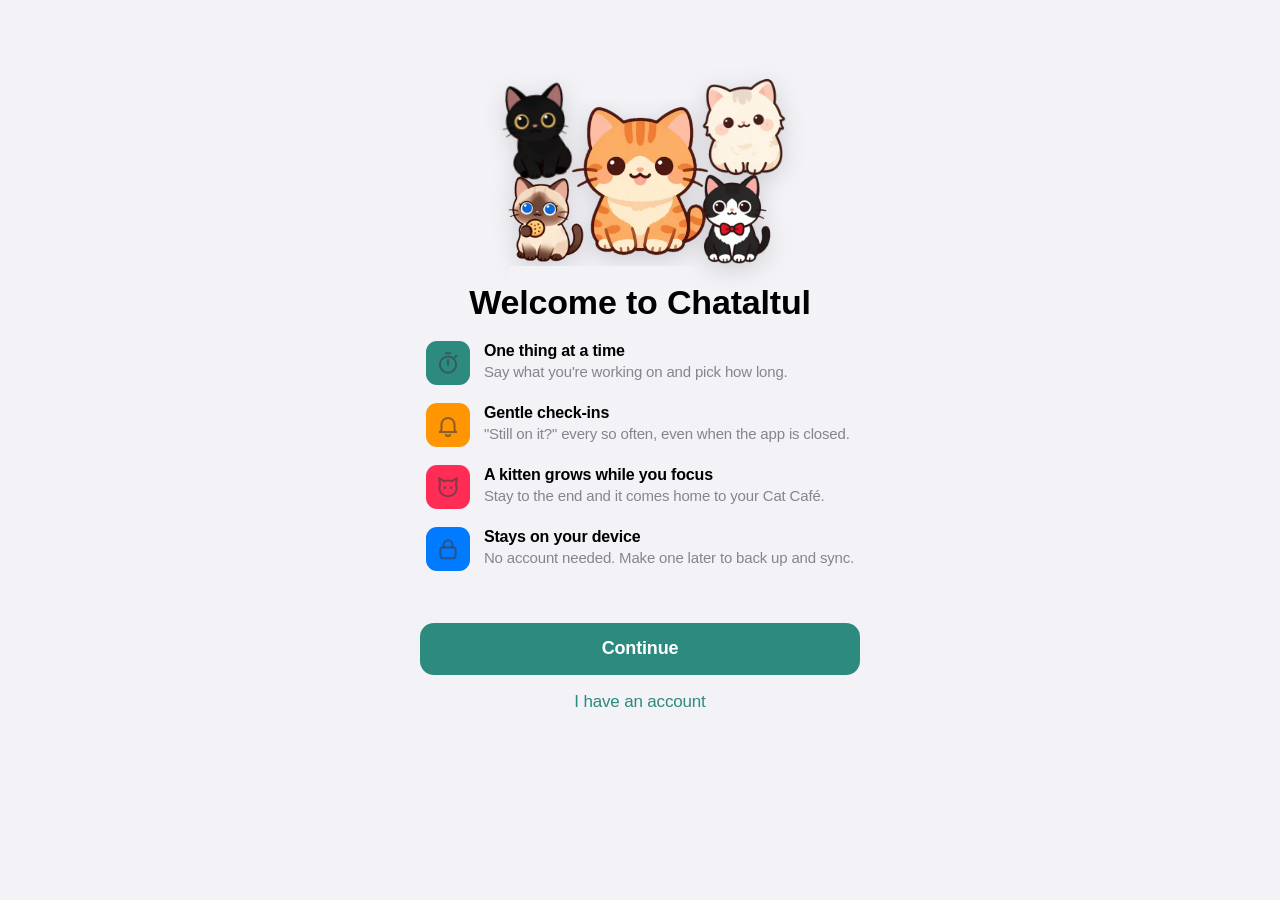
<file: web/index.html>
<!doctype html>
<html lang="en">
<head>
<meta charset="utf-8">
<meta name="viewport" content="width=device-width, initial-scale=1, viewport-fit=cover">
<meta name="robots" content="noindex, nofollow">
<title>Chataltul</title>
<meta name="theme-color" content="#f2f2f7" media="(prefers-color-scheme: light)">
<meta name="theme-color" content="#000000" media="(prefers-color-scheme: dark)">
<meta name="mobile-web-app-capable" content="yes">
<meta name="apple-mobile-web-app-capable" content="yes">
<meta name="apple-mobile-web-app-title" content="Chataltul">
<meta name="apple-mobile-web-app-status-bar-style" content="default">
<link rel="manifest" href="manifest.webmanifest">
<link rel="icon" type="image/svg+xml" href="icons/kavana-favicon.svg">
<link rel="icon" type="image/png" sizes="32x32" href="icons/kavana-favicon-32.png">
<link rel="apple-touch-icon" href="icons/kavana-apple-touch.png">
<link rel="stylesheet" href="style.css">
<script src="lines.js" defer></script>
<script src="engine.js" defer></script>
<script src="cats.js" defer></script>
<script src="sounds.js" defer></script>
<script src="warp.js" defer></script>
<script src="cafe3d.js" defer></script>
<script src="news.js" defer></script>
<script src="data.js" defer></script>
<script src="app.js" defer></script>
</head>
<body>
<!-- Icons, drawn in the spirit of SF Symbols. -->
<svg width="0" height="0" class="sprite" aria-hidden="true">
  <symbol id="i-focus" viewBox="0 0 24 24"><g fill="none" stroke="currentColor" stroke-width="1.9" stroke-linecap="round"><circle cx="12" cy="13.5" r="7.5"/><path d="M12 13.5V9.5M10 3h4M18.5 6.5l1.2-1.2"/></g></symbol>
  <symbol id="i-later" viewBox="0 0 24 24"><g fill="none" stroke="currentColor" stroke-width="1.9" stroke-linecap="round"><path d="M9.5 6.5H20M9.5 12H20M9.5 17.5H20"/></g><g fill="currentColor"><circle cx="5" cy="6.5" r="1.6"/><circle cx="5" cy="12" r="1.6"/><circle cx="5" cy="17.5" r="1.6"/></g></symbol>
  <symbol id="i-history" viewBox="0 0 24 24"><g fill="none" stroke="currentColor" stroke-width="1.9" stroke-linecap="round" stroke-linejoin="round"><path d="M4 12a8 8 0 1 0 2.3-5.6"/><path d="M3.5 3.8v3.7h3.7"/><path d="M12 8v4.4l3 1.8"/></g></symbol>
  <symbol id="i-cat" viewBox="0 0 24 24"><g fill="none" stroke="currentColor" stroke-width="1.9" stroke-linejoin="round"><path d="M4.6 10.2 4 3.8l4.5 3a9.2 9.2 0 0 1 7 0l4.5-3-.6 6.4c.4.9.6 1.9.6 2.9 0 4.4-3.6 7.4-8 7.4s-8-3-8-7.4c0-1 .2-2 .6-2.9Z"/></g><g fill="currentColor"><circle cx="9" cy="12.6" r="1.3"/><circle cx="15" cy="12.6" r="1.3"/></g></symbol>
  <symbol id="i-settings" viewBox="0 0 24 24"><g fill="none" stroke="currentColor" stroke-width="1.9" stroke-linecap="round"><path d="M4 7h10M18 7h2M4 12h3M11 12h9M4 17h12M20 17h0"/><circle cx="16" cy="7" r="2"/><circle cx="9" cy="12" r="2"/><circle cx="18" cy="17" r="2"/></g></symbol>
  <symbol id="i-plus" viewBox="0 0 24 24"><path d="M12 5v14M5 12h14" fill="none" stroke="currentColor" stroke-width="2.2" stroke-linecap="round"/></symbol>
  <symbol id="i-play" viewBox="0 0 24 24"><path d="M8 5.3v13.4c0 .7.8 1.2 1.4.8l10.4-6.7a1 1 0 0 0 0-1.6L9.4 4.5C8.8 4.1 8 4.6 8 5.3Z" fill="currentColor"/></symbol>
  <symbol id="i-pause" viewBox="0 0 24 24"><rect x="6.5" y="5" width="4" height="14" rx="1.2" fill="currentColor"/><rect x="13.5" y="5" width="4" height="14" rx="1.2" fill="currentColor"/></symbol>
  <symbol id="i-bell" viewBox="0 0 24 24"><g fill="none" stroke="currentColor" stroke-width="1.9" stroke-linejoin="round" stroke-linecap="round"><path d="M6 16.5v-5a6 6 0 1 1 12 0v5l1.6 2H4.4Z"/><path d="M10 21a2.2 2.2 0 0 0 4 0"/></g></symbol>
  <symbol id="i-sound" viewBox="0 0 24 24"><g fill="none" stroke="currentColor" stroke-width="1.9" stroke-linejoin="round" stroke-linecap="round"><path d="M4 9.5h3.5L12 5.5v13l-4.5-4H4Z"/><path d="M15.5 9a4 4 0 0 1 0 6M18.2 6.5a7.6 7.6 0 0 1 0 11"/></g></symbol>
  <symbol id="i-sun" viewBox="0 0 24 24"><g fill="none" stroke="currentColor" stroke-width="1.9" stroke-linecap="round"><circle cx="12" cy="12" r="4"/><path d="M12 2.8v2M12 19.2v2M2.8 12h2M19.2 12h2M5.5 5.5l1.4 1.4M17.1 17.1l1.4 1.4M5.5 18.5l1.4-1.4M17.1 6.9l1.4-1.4"/></g></symbol>
  <symbol id="i-disk" viewBox="0 0 24 24"><circle cx="12" cy="12" r="8.5" fill="none" stroke="currentColor" stroke-width="1.9"/><path d="M12 3.5v8.5h8.5A8.5 8.5 0 0 0 12 3.5Z" fill="currentColor"/></symbol>
  <symbol id="i-park" viewBox="0 0 24 24"><g fill="none" stroke="currentColor" stroke-width="1.9" stroke-linejoin="round" stroke-linecap="round"><path d="M14 4.5H6.5A2.5 2.5 0 0 0 4 7v10.5A2.5 2.5 0 0 0 6.5 20H17a2.5 2.5 0 0 0 2.5-2.5V10"/><path d="M18.4 3.6a1.9 1.9 0 0 1 2.7 2.7L13 14.4l-3.6.9.9-3.6Z"/></g></symbol>
  <symbol id="i-chevron" viewBox="0 0 24 24"><path d="m9.5 5.5 6.5 6.5-6.5 6.5" fill="none" stroke="currentColor" stroke-width="2.2" stroke-linecap="round" stroke-linejoin="round"/></symbol>
  <symbol id="i-back" viewBox="0 0 24 24"><path d="m15 4.5-7.5 7.5 7.5 7.5" fill="none" stroke="currentColor" stroke-width="2.4" stroke-linecap="round" stroke-linejoin="round"/></symbol>
  <symbol id="i-person" viewBox="0 0 24 24"><g fill="currentColor"><circle cx="12" cy="8" r="4"/><path d="M4 20.5c.6-4 4-6.5 8-6.5s7.4 2.5 8 6.5Z"/></g></symbol>
  <symbol id="i-people" viewBox="0 0 24 24"><g fill="currentColor"><circle cx="9" cy="8.5" r="3.5"/><path d="M2.5 19.5c.5-3.6 3.2-5.6 6.5-5.6s6 2 6.5 5.6Z"/><circle cx="16.5" cy="7.5" r="3" opacity=".75"/><path d="M15.7 13c3.2-.2 5.6 1.8 6 5h-4.2c-.3-1.9-1-3.6-1.8-5Z" opacity=".75"/></g></symbol>
  <symbol id="i-lock" viewBox="0 0 24 24"><g fill="none" stroke="currentColor" stroke-width="1.9"><rect x="5" y="10.5" width="14" height="10" rx="2.5"/><path d="M8 10.5V8a4 4 0 0 1 8 0v2.5"/></g></symbol>
  <symbol id="i-wind" viewBox="0 0 24 24"><g fill="none" stroke="currentColor" stroke-width="1.9" stroke-linecap="round"><path d="M3 9h11a3 3 0 1 0-3-3M3 15h14a3 3 0 1 1-3 3M3 12h7"/></g></symbol>
  <symbol id="i-cup" viewBox="0 0 24 24"><g fill="none" stroke="currentColor" stroke-width="1.9" stroke-linejoin="round" stroke-linecap="round"><path d="M5 9h11v5a5 5 0 0 1-5 5h-1a5 5 0 0 1-5-5Z"/><path d="M16 10.5h1.6a2.4 2.4 0 0 1 0 4.8H16M8.5 3.5v2.5M12 3.5v2.5"/></g></symbol>
  <symbol id="i-paw" viewBox="0 0 24 24"><g fill="currentColor"><ellipse cx="6" cy="10" rx="2.2" ry="2.8"/><ellipse cx="10" cy="6" rx="2.2" ry="2.8"/><ellipse cx="14.5" cy="6" rx="2.2" ry="2.8"/><ellipse cx="18.5" cy="10" rx="2.2" ry="2.8"/><path d="M12.2 11.5c-3 0-6 3.6-6 6 0 1.7 1.4 2.5 2.8 2.5 1.2 0 2-.6 3.2-.6s2 .6 3.2.6c1.4 0 2.8-.8 2.8-2.5 0-2.4-3-6-6-6Z"/></g></symbol>
  <symbol id="i-share" viewBox="0 0 24 24"><g fill="none" stroke="currentColor" stroke-width="1.9" stroke-linecap="round" stroke-linejoin="round"><path d="M12 3v12M7.5 7.5 12 3l4.5 4.5M6 11H5v10h14V11h-1"/></g></symbol>
  <symbol id="i-check" viewBox="0 0 24 24"><path d="m5 12.5 4.5 4.5L19 7" fill="none" stroke="currentColor" stroke-width="2.4" stroke-linecap="round" stroke-linejoin="round"/></symbol>
  <symbol id="i-target" viewBox="0 0 24 24"><g fill="none" stroke="currentColor" stroke-width="1.9"><circle cx="12" cy="12" r="8.5"/><circle cx="12" cy="12" r="4.5"/></g><circle cx="12" cy="12" r="1.5" fill="currentColor"/></symbol>
  <symbol id="i-chart" viewBox="0 0 24 24"><g fill="currentColor"><rect x="4" y="12" width="3.5" height="8" rx="1"/><rect x="10.25" y="7" width="3.5" height="13" rx="1"/><rect x="16.5" y="4" width="3.5" height="16" rx="1"/></g></symbol>
  <symbol id="i-chime" viewBox="0 0 24 24"><g fill="none" stroke="currentColor" stroke-width="1.9" stroke-linecap="round" stroke-linejoin="round"><path d="M9 18V5.5l11-2V16"/><circle cx="6.5" cy="18" r="2.5"/><circle cx="17.5" cy="16" r="2.5"/></g></symbol>
  <symbol id="i-code" viewBox="0 0 24 24"><g fill="none" stroke="currentColor" stroke-width="1.9" stroke-linecap="round" stroke-linejoin="round"><path d="m8 7-5 5 5 5M16 7l5 5-5 5"/></g></symbol>
  <symbol id="i-sparkle" viewBox="0 0 24 24"><path d="M12 2.5c.6 4.6 2.3 6.9 7 7.5-4.7.6-6.4 2.9-7 7.5-.6-4.6-2.3-6.9-7-7.5 4.7-.6 6.4-2.9 7-7.5ZM19 15.5c.3 2 1 3 3 3.2-2 .3-2.7 1.2-3 3.3-.3-2.1-1-3-3-3.3 2-.2 2.7-1.2 3-3.2Z" fill="currentColor"/></symbol>
  <symbol id="i-house" viewBox="0 0 24 24"><g fill="none" stroke="currentColor" stroke-width="1.9" stroke-linejoin="round" stroke-linecap="round"><path d="M3.5 11 12 4l8.5 7"/><path d="M5.5 9.5V20h13V9.5"/><path d="M9.6 20v-4.6a2.4 2.4 0 0 1 4.8 0V20"/><path d="m6.6 6.5-.3-3 2.6 1.3M17.4 6.5l.3-3-2.6 1.3"/></g></symbol>
  <symbol id="i-tag" viewBox="0 0 24 24"><g fill="none" stroke="currentColor" stroke-width="1.9" stroke-linejoin="round"><path d="M3.5 12.2V4.5a1 1 0 0 1 1-1h7.7l8.3 8.3a1.4 1.4 0 0 1 0 2l-6.7 6.7a1.4 1.4 0 0 1-2 0Z"/></g><circle cx="8" cy="8" r="1.6" fill="currentColor"/></symbol>
  <symbol id="i-minus" viewBox="0 0 24 24"><circle cx="12" cy="12" r="10" fill="currentColor"/><path d="M7 12h10" stroke="#fff" stroke-width="2.4" stroke-linecap="round"/></symbol>
  <symbol id="i-trophy" viewBox="0 0 24 24"><g fill="none" stroke="currentColor" stroke-width="1.9" stroke-linejoin="round" stroke-linecap="round"><path d="M7.5 4h9v5a4.5 4.5 0 0 1-9 0Z"/><path d="M7.5 6H4.5a3 3 0 0 0 3 4M16.5 6h3a3 3 0 0 1-3 4M12 13.5V17M8.5 20h7M9.5 17h5v3h-5Z"/></g></symbol>
  <symbol id="i-award" viewBox="0 0 24 24"><g fill="none" stroke="currentColor" stroke-width="1.9" stroke-linejoin="round" stroke-linecap="round"><circle cx="12" cy="9" r="5.5"/><path d="m8.6 13.2-1.6 7.3 5-2.6 5 2.6-1.6-7.3"/></g></symbol>
  <symbol id="i-heart" viewBox="0 0 24 24"><path d="M12 20.3s-7.8-4.6-7.8-10.4A4.4 4.4 0 0 1 12 7.2a4.4 4.4 0 0 1 7.8 2.7c0 5.8-7.8 10.4-7.8 10.4Z" fill="currentColor"/></symbol>
  <symbol id="i-news" viewBox="0 0 24 24"><g fill="none" stroke="currentColor" stroke-width="1.9" stroke-linejoin="round" stroke-linecap="round"><path d="M5 4.5h11.5v14a1.5 1.5 0 0 0 1.5 1.5H6.5A1.5 1.5 0 0 1 5 18.5Z"/><path d="M16.5 8.5H19v10a1.5 1.5 0 0 1-3 0M8 8h5.5M8 11.5h5.5M8 15h3.5"/></g></symbol>
  <symbol id="i-stopwatch" viewBox="0 0 24 24"><g fill="none" stroke="currentColor" stroke-width="1.9" stroke-linecap="round"><circle cx="12" cy="13.5" r="7.5"/><path d="M12 13.5 15 10.5M10 3h4M12 3v3"/></g></symbol>
  <symbol id="i-quote" viewBox="0 0 24 24"><path d="M5 17.5V13c0-3.3 1.6-5.6 4.6-6.6l.7 1.4C8.6 8.6 7.8 9.9 7.7 11.5H10v6Zm8 0V13c0-3.3 1.6-5.6 4.6-6.6l.7 1.4c-1.7.8-2.5 2.1-2.6 3.7H18v6Z" fill="currentColor"/></symbol>
  <symbol id="i-palette" viewBox="0 0 24 24"><path d="M12 3.5a8.5 8.5 0 0 0 0 17c1.2 0 1.8-.9 1.4-1.9-.5-1.2.3-2.6 1.7-2.6h1.8a3.6 3.6 0 0 0 3.6-3.6C20.5 7.6 16.7 3.5 12 3.5Z" fill="none" stroke="currentColor" stroke-width="1.9"/><g fill="currentColor"><circle cx="7.6" cy="11.5" r="1.4"/><circle cx="10" cy="7.6" r="1.4"/><circle cx="14.6" cy="7.6" r="1.4"/></g></symbol>
  <symbol id="i-stop" viewBox="0 0 24 24"><rect x="6" y="6" width="12" height="12" rx="2.5" fill="currentColor"/></symbol>
  <symbol id="i-menu" viewBox="0 0 24 24"><path d="M4 7h16M4 12h16M4 17h16" fill="none" stroke="currentColor" stroke-width="2.2" stroke-linecap="round"/></symbol>
  <symbol id="i-bag" viewBox="0 0 24 24"><g fill="none" stroke="currentColor" stroke-width="1.9" stroke-linejoin="round" stroke-linecap="round"><path d="M5.5 8.5h13l-1 11h-11Z"/><path d="M9 8.5V7a3 3 0 0 1 6 0v1.5"/></g></symbol>
</svg>

<div id="shell">
  <button type="button" id="menu-btn" class="menubtn" aria-label="Menu" aria-controls="sidebar" aria-expanded="false" hidden><svg><use href="#i-menu"/></svg><i class="menu-dot" id="menu-dot" hidden></i></button>
  <div id="menu-scrim" class="menu-scrim" hidden></div>
  <nav id="sidebar" class="drawer" aria-label="Chataltul">
    <div class="sb-title"><img src="icons/kavana-192.png" alt="">Chataltul</div>
    <div class="widgets">
      <div class="widget" id="today-widget">
        <svg class="activity" viewBox="0 0 64 64" aria-hidden="true"><circle class="track" cx="32" cy="32" r="26"/><circle class="prog" id="goal-ring" cx="32" cy="32" r="26" pathLength="100"/></svg>
        <div><b id="today-min">0 min</b><span id="today-sub">focused today</span></div>
      </div>
      <div class="widget" id="streak-widget">
        <span class="tile t-pink"><svg><use href="#i-paw"/></svg></span>
        <div><b id="streak-n">0 days</b><span id="streak-sub">in a row</span></div>
      </div>
    </div>
    <button class="sb-item" data-tab="focus"><span class="sb-ic t-teal"><svg><use href="#i-focus"/></svg></span>Focus</button>
    <button class="sb-item" data-tab="cafe"><span class="sb-ic t-blue"><svg><use href="#i-house"/></svg></span>Café<span class="sb-count" id="sb-cafe"></span></button>
    <button class="sb-item" data-tab="cats"><span class="sb-ic t-pink"><svg><use href="#i-cat"/></svg></span>Cats<span class="sb-count" id="sb-cats"></span></button>
    <button class="sb-item" data-go="missions" id="home-missions-row"><span class="sb-ic t-orange"><svg><use href="#i-target"/></svg></span>Goals<span class="sb-count" id="home-missions"></span></button>
    <button class="sb-item" data-go="shop"><span class="sb-ic t-green"><svg><use href="#i-bag"/></svg></span>Shop</button>
    <button class="sb-item" data-tab="later"><span class="sb-ic t-orange"><svg><use href="#i-later"/></svg></span>Later<span class="sb-count" id="sb-later"></span></button>
    <button class="sb-item" data-go="rankings"><span class="sb-ic t-yellow"><svg><use href="#i-trophy"/></svg></span>Rankings<span class="sb-count" id="home-rank"></span></button>
    <button class="sb-item" data-go="friends"><span class="sb-ic t-indigo"><svg><use href="#i-people"/></svg></span>Friends</button>
    <button class="sb-item" data-go="breathe"><span class="sb-ic t-mint"><svg><use href="#i-wind"/></svg></span>A mindful minute</button>
    <button class="sb-item" data-go="shelter"><span class="sb-ic t-red"><svg><use href="#i-heart"/></svg></span>Shelter cats</button>
    <button class="sb-item" data-go="news"><span class="sb-ic t-purple"><svg><use href="#i-news"/></svg></span>What's new<span class="tb-badge inline" id="news-count" hidden></span></button>
    <button class="sb-item" data-tab="settings"><span class="sb-ic t-gray"><svg><use href="#i-settings"/></svg></span>Settings</button>
    <div class="sb-spacer"></div>
    <div id="sb-cat" class="sb-cat"></div>
  </nav>

  <main id="app">

<section id="v-loading" class="view center-screen">
  <img class="appicon pulse" src="icons/kavana-192.png" alt="">
</section>

<section id="v-welcome" class="view onboarding" hidden>
  <div class="ob-art" id="welcome-cat"></div>
  <h1 class="ob-title">Welcome to Chataltul</h1>
  <ul class="features">
    <li><span class="tile t-teal"><svg><use href="#i-focus"/></svg></span><div><b>One thing at a time</b><span>Say what you're working on and pick how long.</span></div></li>
    <li><span class="tile t-orange"><svg><use href="#i-bell"/></svg></span><div><b>Gentle check-ins</b><span>"Still on it?" every so often, even when the app is closed.</span></div></li>
    <li><span class="tile t-pink"><svg><use href="#i-cat"/></svg></span><div><b>A kitten grows while you focus</b><span>Stay to the end and it comes home to your Cat Café.</span></div></li>
    <li><span class="tile t-blue"><svg><use href="#i-lock"/></svg></span><div><b>Stays on your device</b><span>No account needed. Make one later to back up and sync.</span></div></li>
  </ul>
  <div class="ob-actions">
    <button class="btn filled big" id="welcome-start">Continue</button>
    <button class="btn plain" id="welcome-signin">I have an account</button>
  </div>
</section>

<section id="v-install" class="view" hidden>
  <header class="nav"><button class="navback" data-go="focus"><svg><use href="#i-back"/></svg>Focus</button></header>
  <h1 class="largetitle">Add to Home Screen</h1>
  <p class="lede">Reminders only work from the Home Screen app.</p>
  <div class="group">
    <div class="row step"><span class="num">1</span><span>Tap the Share button <svg class="inline-icon"><use href="#i-share"/></svg> in Safari. On some iPads it's inside the <b>⋯</b> menu.</span></div>
    <div class="row step"><span class="num">2</span><span>Tap <b>Add to Home Screen</b>. You may need to scroll down to find it.</span></div>
    <div class="row step"><span class="num">3</span><span>If you see <b>Open as Web App</b>, leave it on. Then tap <b>Add</b>.</span></div>
    <div class="row step"><span class="num">4</span><span>Open <b>Chataltul</b> from your Home Screen.</span></div>
  </div>
  <p class="gfoot">The Home Screen app keeps its own data, separate from Safari. If you have an account, sign in again there and everything comes along.</p>
</section>

<section id="v-remind" class="view onboarding" hidden>
  <div class="ob-icon tile t-orange huge"><svg><use href="#i-bell"/></svg></div>
  <h1 class="ob-title">Turn on reminders</h1>
  <p class="ob-text">Chataltul checks in while you work, even when the app is closed. It needs your OK to send notifications.</p>
  <p class="err" hidden></p>
  <div class="ob-actions">
    <button id="remind-on" class="btn filled big">Turn On Reminders</button>
    <button class="btn plain" id="remind-later">Not Now</button>
  </div>
</section>

<!-- Focus tab: the café wall, a round window with the cat who's coming, one button. The rest is in a sheet. -->
<section id="v-focus" class="view home" hidden>
  <form id="start" autocomplete="off">
    <header class="hometop">
      <span class="menuroom"></span>
      <button type="button" class="tagpill" id="home-tag"><i class="dot" id="home-tag-dot"></i><span id="home-tag-name">No tag</span><svg><use href="#i-chevron"/></svg></button>
      <button type="button" class="treats" data-go="shop" id="home-treats" title="Treats to spend in the shop">🐟 0</button>
    </header>
    <input name="intention" class="hometitle" maxlength="140" placeholder="Add a title" aria-label="A title for this block (optional)">
    <div class="chips homechips" id="recent" hidden></div>
    <div class="window" id="home-window" tabindex="0" role="slider" aria-label="How long" aria-valuemin="5" aria-valuemax="120" aria-valuenow="25">
      <svg class="ring" viewBox="0 0 320 320" aria-hidden="true"><circle class="track" cx="160" cy="160" r="148"/><circle class="prog" id="home-ring" cx="160" cy="160" r="148" pathLength="1000"/><circle class="knob" id="home-knob" cx="160" cy="12" r="11"/></svg>
      <div class="pane" id="home-pane">
        <img class="sill" src="cafe/cushion-1.webp" alt="">
        <div class="homecat" id="home-cat" title="Who's coming. Tap to change."></div>
      </div>
    </div>
    <p class="homeline" id="home-line"></p>
    <button type="button" class="bigclock" id="home-clock" aria-label="How long, and more">25:00</button>
    <button class="startpill startbtn" type="submit">Start</button>
    <div class="quiet" id="quiet">
      <div id="join-banner" class="callout" hidden>
        <span class="tile t-indigo"><svg><use href="#i-people"/></svg></span>
        <span class="grow" id="join-text"></span>
        <button type="button" class="btn plain small" id="join-cancel">Cancel</button>
      </div>
      <div id="break-banner" class="callout" hidden>
        <span class="tile t-mint"><svg><use href="#i-cup"/></svg></span>
        <span class="grow">Nice work. Take a break?</span>
        <button type="button" class="btn tinted small" data-break="5">5 min</button>
        <button type="button" class="btn tinted small" data-break="10">10 min</button>
        <button type="button" class="btn plain small" id="break-no">Not Now</button>
      </div>
      <div id="install-banner" class="callout" hidden>
        <span class="tile t-blue"><svg><use href="#i-share"/></svg></span>
        <span class="grow">Add Chataltul to your Home Screen to get reminders.</span>
        <button type="button" class="btn tinted small" data-go="install">How?</button>
        <button type="button" class="btn plain small" id="install-no">Not Now</button>
      </div>
      <div id="remind-banner" class="callout" hidden>
        <span class="tile t-orange"><svg><use href="#i-bell"/></svg></span>
        <span class="grow">Reminders are off on this device.</span>
        <button type="button" class="btn tinted small" data-go="remind">Turn On</button>
      </div>
      <button type="button" id="starter-card" class="callout startercard" data-go="missions" hidden>
        <span class="tile t-green"><svg><use href="#i-sparkle"/></svg></span>
        <span class="grow"><b>Starter Challenge</b><span class="sub" id="starter-text"></span></span>
        <svg class="chev"><use href="#i-chevron"/></svg>
      </button>
      <div id="news-banner" class="callout" hidden>
        <span class="tile t-purple"><svg><use href="#i-news"/></svg></span>
        <span class="grow" id="news-banner-text"></span>
        <button type="button" class="btn tinted small" data-go="news">Read</button>
        <button type="button" class="btn plain small" id="news-no">Not Now</button>
      </div>
    </div>
    <div id="friends-home" hidden>
      <p class="ghead">Friends</p>
      <div class="group" id="friends-list"></div>
    </div>
    <p id="friends-off" class="gfoot" hidden>Turn on <b>Focus with Friends</b> in Settings to see when your friends are focusing.</p>

    <!-- Tap the clock or the tag: everything else about the block -->
    <div id="options" class="sheet" hidden>
      <div class="sheetcard options">
        <div class="grabber"></div>
        <div class="sheethead"><span></span><b>This Block</b><button type="button" class="btn plain small strong" id="options-done">Done</button></div>
        <div id="invite-wrap">
          <div class="group">
            <button type="button" class="row link invite" id="invite"><span class="invite-art" id="invite-art"></span>
              <span class="grow"><b id="invite-name">Miso</b><span class="sub">grows up while you focus</span></span>
              <span class="value">Change</span><svg class="chev"><use href="#i-chevron"/></svg></button>
          </div>
        </div>
        <p class="ghead">Tag</p>
        <div class="chips tagchips" id="tags"></div>
        <p class="ghead">Timer</p>
        <div class="seg" id="modes">
          <button type="button" data-mode="timer" class="on">Timer</button>
          <button type="button" data-mode="stopwatch">Stopwatch</button>
        </div>
        <div id="length-field">
          <p class="ghead">How long</p>
          <div class="seg" id="lengths" role="tablist">
            <button type="button" data-min="5">5 min</button>
            <button type="button" data-min="25" class="on">25 min</button>
            <button type="button" data-min="50">50 min</button>
            <button type="button" data-min="custom">Custom</button>
          </div>
          <div class="group stepper-row" id="custom-wrap" hidden>
            <div class="row"><span class="grow">Minutes</span>
              <span class="stepper"><button type="button" data-step="-5">−</button><input name="custom" type="number" inputmode="numeric" min="1" max="240" value="40"><button type="button" data-step="5">+</button></span>
            </div>
          </div>
        </div>
        <p class="ghead">Check-ins</p>
        <div class="seg" id="styles">
          <button type="button" data-style="ask" class="on">Ask me</button>
          <button type="button" data-style="nudge">Nudge me</button>
        </div>
        <p class="ghead">First step</p>
        <div class="group"><div class="row" id="step-wrap"><input name="step" class="field" maxlength="140" placeholder="The smallest thing that gets you going (optional)"></div></div>
        <p class="gfoot" id="start-hint"></p>
        <button type="button" class="btn plain wide" id="join-code" hidden>Nap in a room with a code</button>
      </div>
    </div>
  </form>
</section>

<!-- A running block -->
<section id="v-run" class="view focusmode" hidden>
  <div class="fm-top">
    <p class="fm-label" id="run-eyebrow">Focusing</p>
    <h1 id="run-intention" class="fm-intention"></h1>
    <p id="run-step" class="fm-step" hidden></p>
    <p id="run-friends" class="fm-together" hidden></p>
  </div>
  <div class="dial" id="dial">
    <svg class="ring" id="ring" viewBox="0 0 320 320" aria-hidden="true"><circle class="track" cx="160" cy="160" r="148"/><circle class="prog" id="ring-prog" cx="160" cy="160" r="148" pathLength="1000"/></svg>
    <div id="run-disk" class="disk" hidden></div>
    <div class="dial-center" id="dial-center"><div id="kitten" class="kitten"></div><div id="mates" class="mates" hidden></div></div>
  </div>
  <div class="clockline" id="clockline">
    <div id="run-clock" class="clock">00:00</div>
    <div id="run-ends" class="ends"><svg><use href="#i-bell"/></svg><span></span></div>
  </div>
  <p id="kitten-says" class="kitten-says" hidden></p>
  <blockquote id="run-line" class="line" hidden></blockquote>
  <p id="run-meta" class="fm-meta"></p>
  <div class="roundbtns">
    <button id="stop" class="round gray">Stop</button>
    <button id="t-pause" class="round orange">Pause</button>
  </div>
  <div class="toolbar">
    <button id="t-park"><svg><use href="#i-park"/></svg><span>Park a thought</span></button>
    <button id="t-sound"><svg><use href="#i-sound"/></svg><span>Sound</span></button>
    <button id="t-awake" hidden><svg><use href="#i-sun"/></svg><span>Screen on</span></button>
    <button id="t-face"><svg><use href="#i-disk"/></svg><span>Disk</span></button>
    <button id="t-room" hidden><svg><use href="#i-people"/></svg><span>Invite</span></button>
  </div>
</section>

<section id="v-break" class="view focusmode" hidden>
  <div class="fm-top">
    <p class="fm-label">Break</p>
    <h1 class="fm-intention">Stand up, stretch, get some water.</h1>
    <p class="fm-step">Look at something far away for a bit.</p>
  </div>
  <div class="dial">
    <svg class="ring mint" viewBox="0 0 320 320" aria-hidden="true"><circle class="track" cx="160" cy="160" r="148"/><circle class="prog" id="break-prog" cx="160" cy="160" r="148" pathLength="1000"/></svg>
    <div class="dial-center"><div id="break-clock" class="clock">00:00</div></div>
  </div>
  <div id="break-cat" class="run-cat"></div>
  <div class="roundbtns"><button id="break-end" class="round gray">End</button></div>
</section>

<section id="v-breathe" class="view focusmode" hidden>
  <div class="fm-top"><p class="fm-label">A mindful minute</p></div>
  <div class="seg breathlen" id="breath-len">
    <button type="button" data-len="1" class="on">1 min</button><button type="button" data-len="3">3 min</button><button type="button" data-len="5">5 min</button>
  </div>
  <div id="breath-run">
    <div class="flower" id="flower" aria-hidden="true"><i></i><i></i><i></i><i></i><i></i><i></i></div>
    <p id="breath-word" class="breath-word">Breathe in</p>
    <p class="fm-meta" id="breath-meta">Four seconds in, hold, out, hold.</p>
    <div class="roundbtns"><button class="round gray" id="breath-done">Leave</button><button class="round green" id="breath-sound">Sound</button></div>
  </div>
  <div id="breath-end" class="breathend" hidden>
    <div class="flower still" aria-hidden="true"><i></i><i></i><i></i><i></i><i></i><i></i></div>
    <h2>Do you feel calmer?</h2>
    <p class="fm-meta">What's next?</p>
    <button class="btn filled big wide" id="breath-focus">Start Focusing</button>
    <button class="btn plain wide" data-go="focus">Home</button>
  </div>
</section>

<!-- Later tab -->
<section id="v-later" class="view" hidden>
  <h1 class="largetitle">Later</h1>
  <p class="lede">Things to get to, and thoughts you parked during a block.</p>
  <form id="later-add" class="group">
    <div class="row"><span class="addcircle"><svg><use href="#i-plus"/></svg></span><input name="text" class="field" maxlength="200" placeholder="New item" autocomplete="off"></div>
  </form>
  <div class="group" id="later-list"></div>
  <div id="later-empty" class="empty" hidden><div class="empty-cat" id="later-cat"></div><p>Nothing here yet.</p></div>
</section>

<!-- Café tab: the cats that came home, your focus time, your history -->
<section id="v-cafe" class="view" hidden>
  <div class="titlebar"><h1 class="largetitle">Café</h1>
    <span class="titlebtns"><button class="iconbtn" id="cafe-share" title="Share your café" aria-label="Share your café"><svg><use href="#i-share"/></svg></button><button class="iconbtn" data-go="rankings" title="Rankings" aria-label="Rankings"><svg><use href="#i-trophy"/></svg></button><button class="treats" data-go="shop" id="cafe-treats" title="Treats to spend in the shop">🐟 0</button></span></div>
  <div class="seg" id="cafe-span">
    <button type="button" data-span="day" class="on">Day</button><button type="button" data-span="week">Week</button><button type="button" data-span="month">Month</button><button type="button" data-span="year">Year</button>
  </div>
  <div class="periodnav">
    <button type="button" id="cafe-prev" class="navbtn" aria-label="Earlier"><svg><use href="#i-back"/></svg></button>
    <button type="button" id="cafe-now" class="periodlabel"></button>
    <button type="button" id="cafe-next" class="navbtn" aria-label="Later"><svg><use href="#i-chevron"/></svg></button>
  </div>
  <button type="button" class="callout eventcall" id="event-banner" data-go="shop" hidden></button>
  <div class="cafe3d" id="room"><p class="roomempty" id="roomempty" hidden></p></div>
  <div class="tiles cafe-tiles" id="cafe-tiles"></div>
  <div id="cafe-charts">
    <p class="ghead">Focus time</p>
    <div class="group pad"><div class="chart" id="chart"></div></div>
    <p class="gfoot" id="chart-foot" hidden></p>
    <p class="ghead">By tag</p>
    <div class="group pad tagsplit"><div class="donut" id="donut"><b id="donut-total"></b></div><div class="taglegend" id="taglegend"></div></div>
    <div id="hours-box">
      <p class="ghead">When you focus</p>
      <div class="group pad"><div class="chart" id="hours"></div></div>
      <p class="gfoot" id="hours-foot"></p>
    </div>
    <p class="ghead">Who came home</p>
    <div class="group pad"><div class="cattally" id="cattally"></div></div>
  </div>
  <div id="hist"></div>
  <div id="hist-empty" class="empty" hidden><div class="empty-cat" id="hist-cat"></div><p>No blocks yet. Your first one shows up here.</p></div>
  <div id="habits">
    <p class="ghead">Habits</p>
    <div id="hist-stats" class="tiles" hidden></div>
    <div id="heat" hidden>
      <p class="ghead">Last 5 weeks</p>
      <div class="group pad"><div class="heat" id="heat-grid"></div></div>
    </div>
  </div>
  <button id="clear" class="btn destructive-plain wide" hidden>Clear My History</button>
</section>

<!-- Cats tab -->
<section id="v-cats" class="view" hidden>
  <div class="titlebar"><h1 class="largetitle">Cats</h1><button class="treats" data-go="shop" id="cats-treats" title="Treats to spend in the shop">🐟 0</button></div>
  <div class="seg" id="cats-seg"><button type="button" data-pane="cats" class="on">My Cats</button><button type="button" data-pane="missions">Goals</button><button type="button" data-pane="shop">Shop</button></div>
  <div id="pane-cats">
    <p class="lede" id="cats-lede"></p>
    <div class="catgrid" id="catgrid"></div>
  </div>
  <div id="pane-missions" hidden>
    <p class="lede">Missions, challenges and achievements pay extra 🐟. Only blocks whose kitten comes home count.</p>
    <div id="starter-box">
      <p class="ghead">Starter Challenge</p>
      <div class="group" id="starter-steps"></div>
      <p class="gfoot" id="starter-foot"></p>
    </div>
    <p class="ghead" id="monthly-head">This month</p>
    <div class="group" id="monthly"></div>
    <p class="gfoot" id="monthly-foot"></p>
    <p class="ghead">Today</p>
    <div class="group" id="missions-day"></div>
    <p class="gfoot" id="missions-day-foot"></p>
    <p class="ghead">This week</p>
    <div class="group" id="missions-week"></div>
    <p class="gfoot" id="missions-week-foot"></p>
    <p class="ghead">Achievements <span id="ach-count"></span></p>
    <div class="achgrid" id="achievements"></div>
  </div>
  <div id="pane-shop" hidden>
    <p class="lede">Every minute of a block whose kitten comes home earns you a 🐟. Spend them here.</p>
    <div id="shop-event"></div>
    <p class="ghead">For the café</p>
    <div class="shopgrid" id="shop-items"></div>
    <p class="ghead">Adopt a cat</p>
    <div class="shopgrid" id="shop-cats"></div>
    <p class="ghead">Café themes</p>
    <div class="shopgrid" id="shop-themes"></div>
    <p class="ghead">Sounds</p>
    <div class="shopgrid" id="shop-sounds"></div>
    <p class="ghead">Shelter cats</p>
    <button type="button" class="callout sheltercall" data-go="shelter">
      <span class="tile t-pink"><svg><use href="#i-heart"/></svg></span>
      <span class="grow"><b>Sponsor a shelter cat</b><span class="sub">Each one stands for a real cat waiting for a home. See how many everyone has sponsored.</span></span>
      <svg class="chev"><use href="#i-chevron"/></svg>
    </button>
  </div>
</section>

<!-- Rankings (like Forest's): a weekly round, friends and worldwide -->
<section id="v-rankings" class="view" hidden>
  <header class="nav"><button class="navback" data-go="cafe"><svg><use href="#i-back"/></svg>Café</button></header>
  <h1 class="largetitle">Rankings</h1>
  <div id="rank-anon" hidden>
    <p class="lede">Rankings need an account, so your week can be counted next to your friends'.</p>
    <button class="btn filled wide" data-account="signup">Create Account</button>
  </div>
  <div id="rank-in" hidden>
    <div class="seg" id="rank-seg"><button type="button" data-rank="friends" class="on">Friends</button><button type="button" data-rank="world">Worldwide</button></div>
    <p class="roundleft" id="rank-left"></p>
    <div class="group" id="rank-list"></div>
    <p class="gfoot" id="rank-foot"></p>
    <p class="ghead">You</p>
    <div class="group">
      <label class="row"><span class="tile t-yellow"><svg><use href="#i-trophy"/></svg></span><span class="grow">Be in the rankings</span><input type="checkbox" id="rank-on" class="switch"></label>
      <label class="row"><span class="tile t-blue"><svg><use href="#i-people"/></svg></span><span class="grow">Worldwide too</span><input type="checkbox" id="rank-global" class="switch"></label>
      <label class="row" id="rank-name-row"><span class="grow indent">Nickname</span><input id="rank-name" class="field right" maxlength="20" placeholder="Pick one" autocomplete="off"></label>
    </div>
    <p class="gfoot">A round is a week, Monday to Sunday (UTC). What counts is the minutes of blocks whose kitten came home. Your friends see your name; the worldwide list only shows your nickname, your minutes and your kittens.</p>
  </div>
</section>

<!-- Shelter cats: the cat version of Forest's real trees -->
<section id="v-shelter" class="view" hidden>
  <header class="nav"><button class="navback" data-go="shop"><svg><use href="#i-back"/></svg>Shop</button></header>
  <h1 class="largetitle">Shelter Cats</h1>
  <p class="lede">Forest plants real trees. Chataltul's version is shelter cats: each one you sponsor with treats stands for a real cat waiting for a home, and moves into your café.</p>
  <div class="tiles sheltertiles"><div><b id="shelter-you">0</b><span>by you</span></div><div><b id="shelter-friends">–</b><span>by friends</span></div><div><b id="shelter-all">–</b><span>by everyone</span></div></div>
  <div class="shopgrid" id="shelter-cats"></div>
  <a class="callout donatecall" id="shelter-link" target="_blank" rel="noopener">
    <span class="tile t-pink"><svg><use href="#i-heart"/></svg></span>
    <span class="grow"><b>Help a real cat</b><span class="sub" id="shelter-org"></span></span>
    <svg class="chev"><use href="#i-chevron"/></svg>
  </a>
  <p class="gfoot">Treats can't buy cat food, so this part is up to you. The link goes straight to the shelter's own donation page; no money goes through Chataltul.</p>
</section>

<!-- What's new -->
<section id="v-news" class="view" hidden>
  <header class="nav"><button class="navback" data-go="focus"><svg><use href="#i-back"/></svg>Focus</button></header>
  <h1 class="largetitle">What's New</h1>
  <div id="news-list"></div>
</section>

<!-- Settings › Your own lines -->
<section id="v-lines" class="view" hidden>
  <header class="nav"><button class="navback" data-go="settings"><svg><use href="#i-back"/></svg>Settings</button></header>
  <h1 class="largetitle">Your Own Lines</h1>
  <p class="lede">Things you want to hear while you work. "Nudge me" blocks use them every other time, mixed with Chataltul's.</p>
  <div class="group" id="line-list"></div>
  <form id="line-add" class="group">
    <div class="row"><span class="addcircle"><svg><use href="#i-plus"/></svg></span><input name="text" class="field" maxlength="120" placeholder="New line" autocomplete="off"></div>
  </form>
  <p class="gfoot">Up to 20.</p>
</section>

<!-- Settings › Café theme -->
<section id="v-themes" class="view" hidden>
  <header class="nav"><button class="navback" data-go="settings"><svg><use href="#i-back"/></svg>Settings</button></header>
  <h1 class="largetitle">Café Theme</h1>
  <p class="lede">The walls and floor of your café. New ones are in the shop.</p>
  <div class="themegrid" id="theme-grid"></div>
</section>

<!-- Settings › Tags -->
<section id="v-tags" class="view" hidden>
  <header class="nav"><button class="navback" data-go="settings"><svg><use href="#i-back"/></svg>Settings</button></header>
  <h1 class="largetitle">Tags</h1>
  <p class="lede">Tag a block before you start it. The Café shows your time by tag.</p>
  <div class="group" id="tag-list"></div>
  <form id="tag-add" class="group">
    <div class="row"><span class="addcircle"><svg><use href="#i-plus"/></svg></span><input name="text" class="field" maxlength="20" placeholder="New tag" autocomplete="off"></div>
  </form>
  <p class="gfoot">Up to 12. Removing a tag keeps it on the blocks that have it.</p>
</section>

<!-- Settings tab -->
<section id="v-settings" class="view" hidden>
  <h1 class="largetitle">Settings</h1>
  <div class="group">
    <button class="row link account-row" data-go="account">
      <span class="avatar" id="acct-avatar"><svg><use href="#i-person"/></svg></span>
      <span class="grow"><b id="acct-title">Sign in</b><span class="sub" id="acct-sub">Back up your history and focus with friends</span></span>
      <svg class="chev"><use href="#i-chevron"/></svg>
    </button>
  </div>

  <p class="ghead">Focus</p>
  <div class="group">
    <label class="row"><span class="tile t-teal"><svg><use href="#i-target"/></svg></span><span class="grow">Daily goal</span>
      <select id="goal-select" class="menu"><option value="0">Off</option><option value="30">30 min</option><option value="60">1 hour</option><option value="90">1½ hours</option><option value="120">2 hours</option><option value="180">3 hours</option></select></label>
    <label class="row"><span class="tile t-orange"><svg><use href="#i-bell"/></svg></span><span class="grow">Check in every</span>
      <select id="interval" class="menu"><option value="10">10 min</option><option value="15">15 min</option><option value="20">20 min</option><option value="30">30 min</option><option value="45">45 min</option><option value="60">60 min</option><option value="0">Only at the end</option></select></label>
    <label class="row"><span class="tile t-green"><svg><use href="#i-person"/></svg></span><span class="grow">Sit up straight</span>
      <select id="posture-select" class="menu"><option value="0">Off</option><option value="10">Every 10 min</option><option value="15">Every 15 min</option><option value="20">Every 20 min</option><option value="30">Every 30 min</option><option value="45">Every 45 min</option><option value="60">Every 60 min</option></select></label>
    <label class="row"><span class="tile t-pink"><svg><use href="#i-cat"/></svg></span><span class="grow">Cat mode</span><input type="checkbox" id="cat-on" class="switch"></label>
    <button class="row link" data-go="cats"><span class="tile t-pink"><svg><use href="#i-paw"/></svg></span><span class="grow">Next kitten</span><span class="value" id="companion-name"></span><svg class="chev"><use href="#i-chevron"/></svg></button>
    <button class="row link" data-go="tags"><span class="tile t-blue"><svg><use href="#i-tag"/></svg></span><span class="grow">Tags</span><span class="value" id="tags-value"></span><svg class="chev"><use href="#i-chevron"/></svg></button>
    <label class="row"><span class="tile t-orange"><svg><use href="#i-pause"/></svg></span><span class="grow">Pausing</span>
      <select id="pause-select" class="menu"><option value="five">Up to 5 min</option><option value="off">Off</option></select></label>
    <label class="row"><span class="tile t-green"><svg><use href="#i-stopwatch"/></svg></span><span class="grow">Count extra time</span><input type="checkbox" id="overtime" class="switch"></label>
    <label class="row"><span class="tile t-red"><svg><use href="#i-cat"/></svg></span><span class="grow">Closing Chataltul counts as leaving</span><input type="checkbox" id="close-counts" class="switch"></label>
    <a class="row link" id="ext-row" href="https://github.com/franz-rosenzweig/kavana/blob/master/docs/extension.md" target="_blank" rel="noopener"><span class="tile t-gray"><svg><use href="#i-lock"/></svg></span><span class="grow">Block sites while you focus</span><span class="value" id="ext-value"></span><svg class="chev"><use href="#i-chevron"/></svg></a>
    <button class="row link" data-go="lines"><span class="tile t-indigo"><svg><use href="#i-quote"/></svg></span><span class="grow">Your own lines</span><span class="value" id="lines-value"></span><svg class="chev"><use href="#i-chevron"/></svg></button>
    <button class="row link" data-go="themes"><span class="tile t-purple"><svg><use href="#i-palette"/></svg></span><span class="grow">Café theme</span><span class="value" id="theme-value"></span><svg class="chev"><use href="#i-chevron"/></svg></button>
  </div>
  <p class="gfoot">Your kitten grows while you focus. Stop early, or leave Chataltul for more than a few seconds, and it wanders off. A pause lasts 5 minutes at most. "Count extra time" keeps a block going past its end until you tap Done.</p>

  <p class="ghead">Daily reminder</p>
  <div class="group">
    <label class="row"><span class="tile t-indigo"><svg><use href="#i-history"/></svg></span><span class="grow">Remind me to start a block</span><input type="checkbox" id="daily-on" class="switch"></label>
    <div id="daily-opts">
      <label class="row"><span class="grow indent">Time</span><input type="time" id="daily-time" class="timefield" value="09:00"></label>
      <div class="row days" id="daily-days">
        <button type="button" data-day="0">S</button><button type="button" data-day="1">M</button><button type="button" data-day="2">T</button><button type="button" data-day="3">W</button><button type="button" data-day="4">T</button><button type="button" data-day="5">F</button><button type="button" data-day="6">S</button>
      </div>
    </div>
  </div>
  <p class="gfoot">It won't ping you if you're already in a block.</p>

  <p class="ghead">Focus with friends</p>
  <div class="group">
    <button class="row link" data-go="friends"><span class="tile t-indigo"><svg><use href="#i-people"/></svg></span><span class="grow">Friends</span><span class="value" id="friends-value"></span><svg class="chev"><use href="#i-chevron"/></svg></button>
  </div>

  <p class="ghead">Notifications</p>
  <div class="group">
    <div class="row"><span class="tile t-red"><svg><use href="#i-bell"/></svg></span><span class="grow" id="push-status"></span>
      <button id="push-on" class="btn tinted small" data-go="remind">Turn On</button>
      <button id="push-test" class="btn tinted small">Test</button></div>
    <label class="row"><span class="tile t-purple"><svg><use href="#i-chime"/></svg></span><span class="grow">Chime when Chataltul is open</span><input type="checkbox" id="chime" class="switch"></label>
  </div>
  <p class="gfoot">Using a Focus mode like Do Not Disturb? Add Chataltul to its allowed apps (Settings app → Focus) so check-ins still come through.</p>

  <p class="ghead">Privacy</p>
  <div class="group">
    <label class="row"><span class="tile t-blue"><svg><use href="#i-chart"/></svg></span><span class="grow">Share anonymous usage counts</span><input type="checkbox" id="counting" class="switch"></label>
    <button class="row link" data-go="admin" id="admin-link" hidden><span class="tile t-gray"><svg><use href="#i-chart"/></svg></span><span class="grow">Usage dashboard</span><svg class="chev"><use href="#i-chevron"/></svg></button>
  </div>
  <p class="gfoot">Without an account, everything stays in this browser. To send reminders while Chataltul is closed, the server holds this device's next few pings and deletes each one once it's sent. Usage counts are which features get used, never what you type.</p>

  <div class="group">
    <a class="row link" href="https://github.com/franz-rosenzweig/kavana" target="_blank" rel="noopener"><span class="tile t-gray"><svg><use href="#i-code"/></svg></span><span class="grow">Chataltul is open source</span><svg class="chev"><use href="#i-chevron"/></svg></a>
  </div>
</section>

<!-- Settings › Friends -->
<section id="v-friends" class="view" hidden>
  <header class="nav"><button class="navback" data-go="settings"><svg><use href="#i-back"/></svg>Settings</button></header>
  <h1 class="largetitle">Friends</h1>
  <div id="friends-anon">
    <p class="lede">See when your friends are focusing and join them. You need an account for this.</p>
    <button class="btn filled big wide" data-account="signup">Create an Account</button>
  </div>
  <div id="friends-in" hidden>
    <div class="group">
      <label class="row"><span class="grow">Show my friends</span>
        <select id="share" class="menu"><option value="off">Nothing</option><option value="status">That I'm focusing</option><option value="all">What I'm working on</option></select></label>
      <div id="share-opts">
        <label class="row"><span class="grow">Name they see</span><input id="share-name" class="field right" maxlength="30" autocomplete="off"></label>
        <label class="row"><span class="grow">Ping me when a friend starts</span><input type="checkbox" id="friend-pings" class="switch"></label>
      </div>
    </div>
    <p class="gfoot">You see your friends when you share too. They never see your history, parked thoughts or check-ins.</p>
    <div class="codecard">
      <span class="sub">Your friend code</span>
      <b id="my-code" class="code">······</b>
      <button class="btn tinted small" id="copy-code">Copy</button>
    </div>
    <form id="add-friend" class="group">
      <div class="row"><span class="addcircle"><svg><use href="#i-plus"/></svg></span><input name="code" class="field" placeholder="Add a friend's code" autocapitalize="characters" autocomplete="off" maxlength="8"><button class="btn tinted small" type="submit">Add</button></div>
    </form>
    <p class="ghead">Your friends</p>
    <div class="group" id="friends-settings"></div>
  </div>
</section>

<!-- Settings › Account -->
<section id="v-account" class="view" hidden>
  <header class="nav"><button class="navback" data-go="settings"><svg><use href="#i-back"/></svg>Settings</button></header>
  <h1 class="largetitle" id="account-title">Account</h1>
  <div id="account-out">
    <form id="email-form" autocomplete="on" hidden>
      <div class="group">
        <label class="row"><span class="rowlabel">Email</span><input name="email" type="email" class="field" autocomplete="email" autocapitalize="none" autocorrect="off" spellcheck="false" required maxlength="254" placeholder="you@example.com"></label>
        <label class="row" id="code-row" hidden><span class="rowlabel">Code</span><input name="code" class="field" inputmode="numeric" autocomplete="one-time-code" maxlength="7" placeholder="6 digits"></label>
      </div>
      <p class="gfoot" id="email-why"></p>
      <p class="err" hidden></p>
      <button class="btn filled big wide" type="submit" id="email-go">Email Me a Code</button>
      <button type="button" class="btn plain wide" id="code-again" hidden>Send a new code</button>
      <button type="button" class="btn plain wide" id="use-name">Use a name and password instead</button>
    </form>
    <div id="name-way">
    <div class="seg" id="account-tabs">
      <button type="button" class="on" data-tab-acct="login">Sign In</button>
      <button type="button" data-tab-acct="signup">Create Account</button>
    </div>
    <form id="account-form" autocomplete="on">
      <div class="group">
        <label class="row"><span class="rowlabel">Name</span><input name="name" class="field" autocomplete="username" autocapitalize="none" autocorrect="off" spellcheck="false" required maxlength="254" placeholder="Required"></label>
        <label class="row"><span class="rowlabel">Password</span><input name="password" class="field" type="password" autocomplete="current-password" autocapitalize="none" autocorrect="off" spellcheck="false" required placeholder="Required"><button type="button" class="btn plain small" id="pw-show">Show</button></label>
      </div>
      <p class="gfoot" id="account-why"></p>
      <p class="err" hidden></p>
      <button class="btn filled big wide" type="submit" id="account-go">Sign In</button>
    </form>
    <button type="button" class="btn plain wide" id="use-email" hidden>Use email instead</button>
    </div>
  </div>
  <div id="account-in" hidden>
    <div class="group">
      <div class="row"><span class="avatar big" id="acct-avatar2"></span><span class="grow"><b id="who"></b><span class="sub" id="who-sub">Your history is backed up and syncs.</span></span></div>
    </div>
    <div class="group" id="acct-details">
      <button class="row link" id="acct-email"><span class="grow">Email</span><span class="value" id="acct-email-value"></span><svg class="chev"><use href="#i-chevron"/></svg></button>
      <button class="row link" id="acct-password"><span class="grow">Password</span><span class="value" id="acct-pw-value"></span><svg class="chev"><use href="#i-chevron"/></svg></button>
      <div class="row"><span class="grow">Username</span><span class="value" id="acct-name-value"></span></div>
    </div>
    <p class="gfoot" id="acct-how"></p>
    <div class="group">
      <button class="row link" id="signout"><span class="grow tint">Sign Out</span></button>
      <button class="row link" id="delete-account"><span class="grow danger">Delete My Account</span></button>
    </div>
  </div>
</section>

<section id="v-admin" class="view" hidden>
  <header class="nav"><button class="navback" data-go="settings"><svg><use href="#i-back"/></svg>Settings</button></header>
  <h1 class="largetitle">Usage</h1>
  <div id="admin-body"></div>
</section>

  </main>

</div>

<!-- The sky behind a running block (and the window you dive into when it starts) -->
<div id="sky" class="skybg" hidden><i class="stars"></i><i class="motes"></i></div>

<!-- Live Activity: the block keeps running while you look at other tabs -->
<button id="live" class="live" hidden><span class="live-dot"></span><span class="live-text" id="live-text"></span><span class="live-time" id="live-time"></span></button>

<!-- Sheets -->
<div id="checkin" class="sheet" hidden>
  <div class="sheetcard" id="ask-pane">
    <div class="sheet-cat" id="checkin-cat"></div>
    <p class="fm-label">Check-in</p>
    <h2 id="checkin-q">Still on: <span id="checkin-text"></span>?</h2>
    <div class="bigchoices two">
      <button class="choice yes" data-ans="yes"><span>👍</span>Yes</button>
      <button class="choice drift" data-ans="drifted"><span>🌀</span>Drifted</button>
    </div>
  </div>
  <div class="sheetcard" id="why-pane" hidden>
    <p class="fm-label">No worries</p>
    <h2>What pulled you away?</h2>
    <div class="whys" id="whys">
      <button data-why="phone"><span>📱</span>Phone</button>
      <button data-why="messages"><span>💬</span>Messages</button>
      <button data-why="email"><span>✉️</span>Email</button>
      <button data-why="web"><span>🌐</span>The web</button>
      <button data-why="thoughts"><span>💭</span>Thoughts</button>
      <button data-why="people"><span>🙋</span>Someone</button>
      <button data-why="tired"><span>😴</span>Tired</button>
      <button data-why="hungry"><span>🍎</span>Hungry</button>
      <button data-why="other"><span>✨</span>Other</button>
    </div>
    <button class="btn plain" id="why-skip">Skip</button>
  </div>
</div>

<form id="park" class="sheet" hidden>
  <div class="sheetcard">
    <div class="grabber"></div>
    <div class="sheethead"><button type="button" class="btn plain small" id="park-cancel">Cancel</button><b>Park a Thought</b><button class="btn plain small strong" type="submit">Park</button></div>
    <p class="gfoot">Write it down so it stops pulling at you. It goes on your Later list.</p>
    <div class="group"><div class="row"><input name="text" class="field" maxlength="200" placeholder="Reply to that email" autocomplete="off"></div></div>
    <div class="group" id="parked-now" hidden></div>
  </div>
</form>

<div id="outcome" class="sheet" hidden>
  <div class="homecafe" id="homecafe" hidden></div>
  <div class="sheetcard" data-cat-scope>
    <div class="sheet-cat" id="outcome-cat"></div>
    <p class="fm-label" id="outcome-eyebrow">Time's up</p>
    <h2>How did it go?</h2>
    <p class="intention-sm" id="outcome-text"></p>
    <p class="outcome-kitten" id="outcome-kitten" hidden></p>
    <div class="bigchoices">
      <button class="choice done" data-out="done"><span>🎉</span>Done</button>
      <button class="choice partly" data-out="partly"><span>🌗</span>Partly</button>
      <button class="choice nope" data-out="notreally"><span>🌧️</span>Not really</button>
    </div>
    <div class="keep"><span>In the flow?</span><button class="btn tinted small" data-more="5" id="more-a">+5 min</button><button class="btn tinted small" data-more="10" id="more-b">+10 min</button></div>
    <div id="outcome-parked" hidden>
      <p class="ghead">You parked</p>
      <div class="group parkedlist"></div>
      <button class="btn plain small" id="parked-copy">Copy Them</button>
    </div>
    <button class="btn plain small" id="outcome-note">Add a Note</button>
    <div class="outcome-end"><button class="btn tinted" data-out="">Skip</button><button class="btn filled" id="again">Again</button></div>
  </div>
</div>

<div id="invite-sheet" class="sheet" hidden>
  <div class="sheetcard" data-cat-scope>
    <div class="grabber"></div>
    <div class="sheethead"><span></span><b>Who's Coming?</b><button type="button" class="btn plain small strong" id="invite-done">Done</button></div>
    <div class="invitegrid" id="invitegrid"></div>
    <p class="gfoot">Meet more cats by focusing, or adopt them in the shop.</p>
  </div>
</div>

<div id="meet" class="sheet" hidden>
  <div class="sheetcard meetcard" data-cat-scope>
    <div class="meet-art" id="meet-art"></div>
    <p class="fm-label" id="meet-eyebrow">New friend</p>
    <h2 id="meet-title">You met Milo!</h2>
    <p class="intention-sm" id="meet-about"></p>
    <button class="btn filled big wide" id="meet-pick">Make Milo My Companion</button>
    <button class="btn plain" id="meet-ok">Nice!</button>
  </div>
</div>

<div id="sounds" class="sheet" hidden>
  <div class="sheetcard">
    <div class="grabber"></div>
    <div class="sheethead"><button type="button" class="btn plain small" id="sounds-off">Off</button><b>Sounds</b><button type="button" class="btn plain small strong" id="sounds-done">Done</button></div>
    <p class="gfoot">Pick up to two. Each has its own volume.</p>
    <div id="sound-list"></div>
  </div>
</div>

<div id="room-sheet" class="sheet" hidden>
  <div class="sheetcard">
    <div class="grabber"></div>
    <div class="sheethead"><span></span><b>Nap Room</b><button type="button" class="btn plain small strong" id="room-done">Done</button></div>
    <p class="gfoot">Anyone with an account can join your block with this code, friends or not. Their kittens grow next to yours, and if anyone leaves, every kitten wanders off.</p>
    <p class="roomcode" id="room-code">······</p>
    <button type="button" class="btn filled wide" id="room-share">Share the Code</button>
  </div>
</div>

<form id="edit" class="sheet" hidden>
  <div class="sheetcard">
    <div class="grabber"></div>
    <div class="sheethead"><button type="button" class="btn plain small" id="edit-cancel">Cancel</button><b>Edit Block</b><button class="btn plain small strong" type="submit">Save</button></div>
    <div class="group"><div class="row"><input name="intention" class="field" maxlength="140" placeholder="A title (optional)"></div></div>
    <p class="ghead">Tag</p>
    <div class="chips tagchips" id="edit-tags"></div>
    <p class="ghead">Note</p>
    <div class="group"><div class="row"><textarea name="note" class="field note" maxlength="500" rows="4" placeholder="How it went, what's next"></textarea></div></div>
  </div>
</form>

<!-- An alert in the system style -->
<div id="alert" class="alertwrap" hidden>
  <div class="alert" role="alertdialog" aria-modal="true">
    <div class="alert-body"><h3 id="alert-title"></h3><p id="alert-msg"></p><input id="alert-input" type="password" hidden></div>
    <div class="alert-actions" id="alert-actions"></div>
  </div>
</div>

<!-- The cat that pops up with a "Boo!" while Chataltul is open -->
<div id="cat" class="peekcat" hidden aria-live="polite">
  <div class="bubble" id="cat-says">Boo! It's time to focus.</div>
  <div id="cat-art"></div>
</div>
<div id="confetti" aria-hidden="true"></div>
<div id="toast" class="toast" hidden></div>
</body>
</html>
</file>
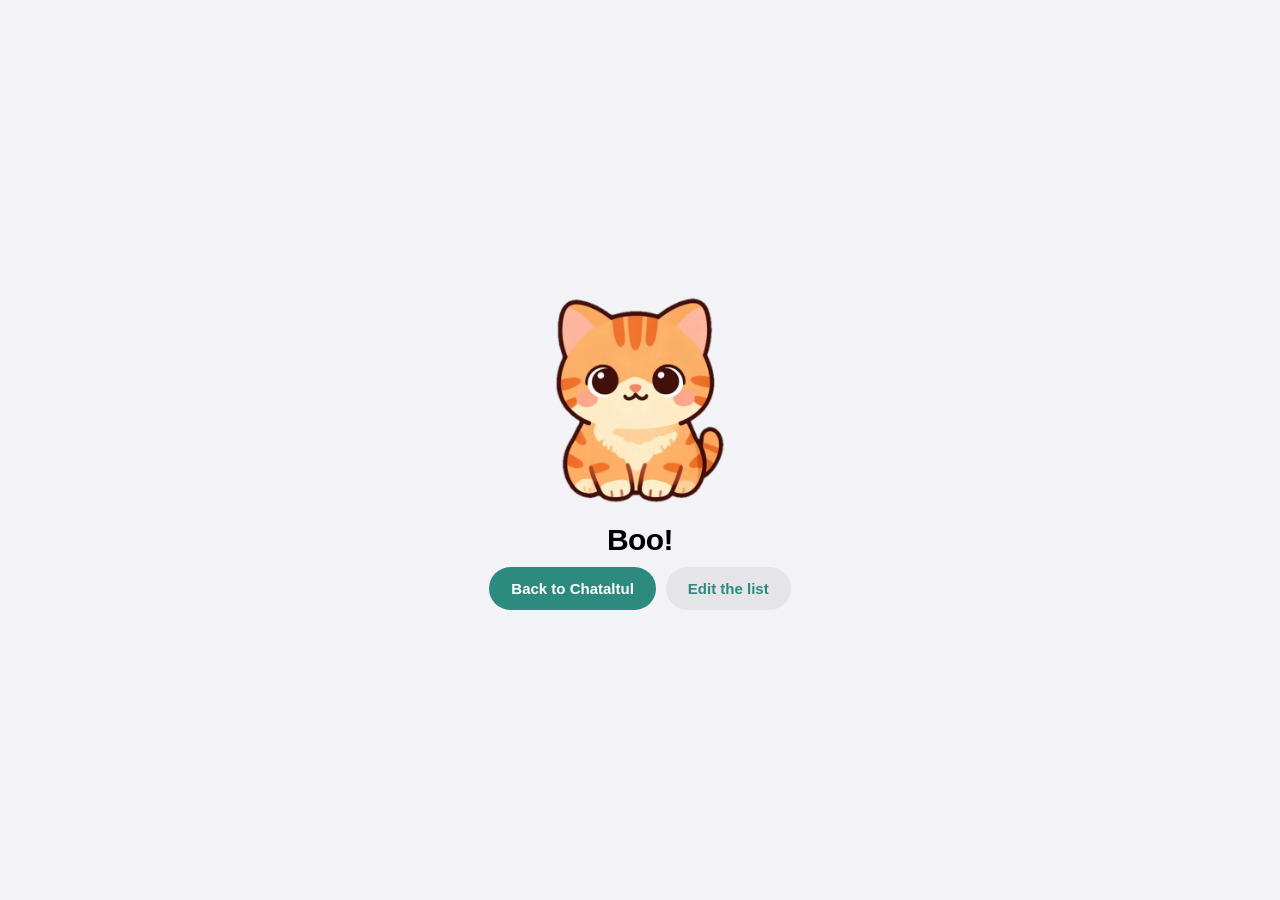
<file: extension/blocked.html>
<!doctype html>
<html lang="en">
<head>
<meta charset="utf-8">
<meta name="viewport" content="width=device-width, initial-scale=1">
<title>Boo! · Chataltul</title>
<link rel="icon" href="icons/icon-32.png">
<link rel="stylesheet" href="style.css">
<script src="common.js" defer></script>
<script src="blocked.js" defer></script>
</head>
<body>
<main class="boo">
  <div class="card">
    <img id="pic" alt="" src="icons/kitten.webp">
    <h1 id="title">Boo!</h1>
    <p id="site"></p>
    <div class="on" id="on" hidden><b id="intention"></b><span class="muted" id="left"></span></div>
    <div class="links" id="buttons">
      <button class="btn" id="back">Back to Chataltul</button>
      <button class="btn plain" id="edit">Edit the list</button>
    </div>
  </div>
</main>
</body>
</html>
</file>
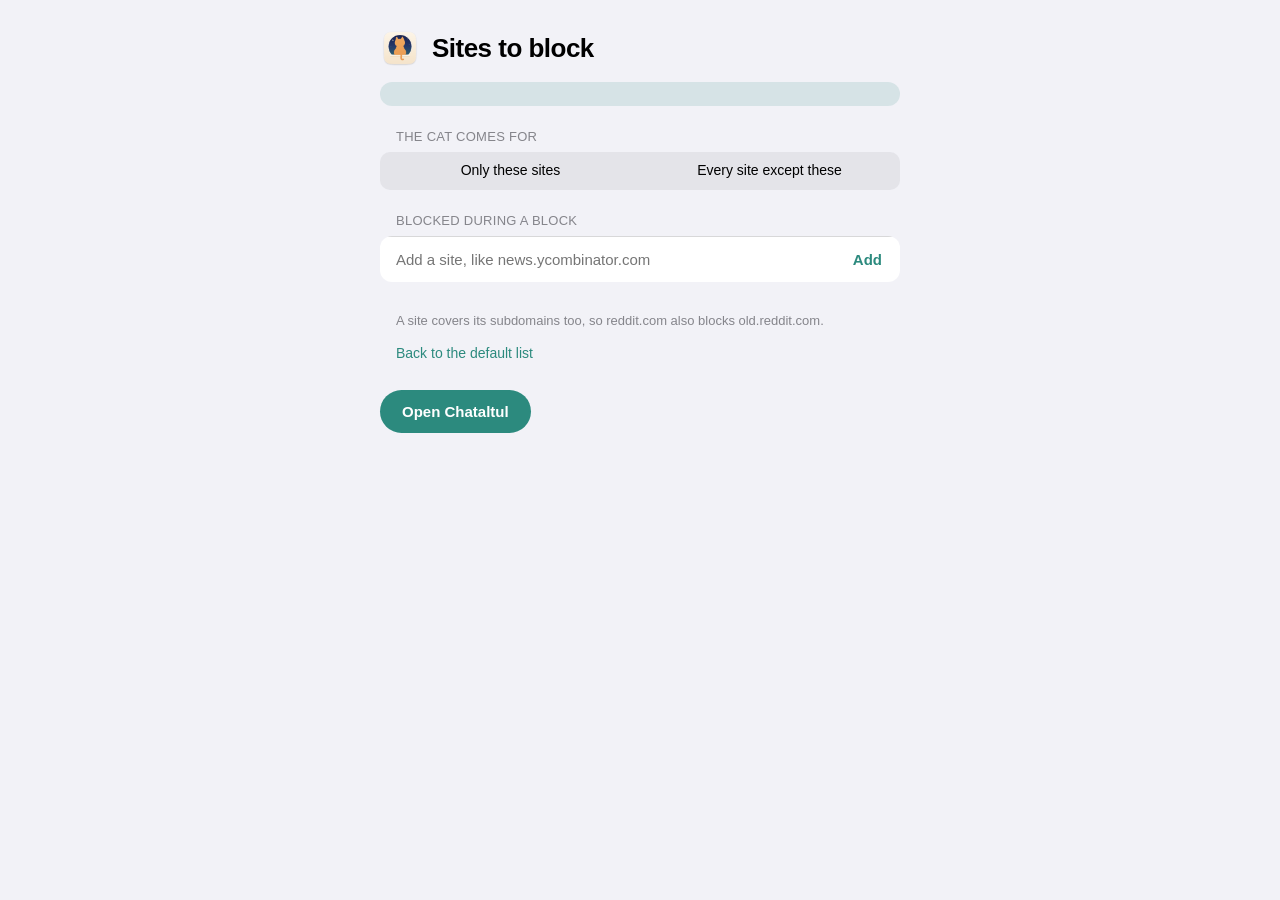
<file: extension/options.html>
<!doctype html>
<html lang="en">
<head>
<meta charset="utf-8">
<meta name="viewport" content="width=device-width, initial-scale=1">
<title>Sites to block · Chataltul</title>
<link rel="icon" href="icons/icon-32.png">
<link rel="stylesheet" href="style.css">
<script src="common.js" defer></script>
<script src="options.js" defer></script>
</head>
<body>
<main class="page">
  <div class="head"><img src="icons/icon-128.png" alt=""><h1 id="h1">Sites to block</h1></div>
  <p id="welcome" hidden>The Chataltul extension is on. While a focus block runs in Chataltul, the sites below show a cat instead. Edit the list any time.</p>
  <p class="status" id="status"></p>
  <div class="warn" id="access" hidden>The extension can't reach the sites on your list right now. <button class="btn plain" id="allow">Allow</button></div>

  <p class="ghead">The cat comes for</p>
  <div class="seg" id="mode" role="radiogroup" aria-label="The cat comes for">
    <button type="button" role="radio" data-mode="only">Only these sites</button>
    <button type="button" role="radio" data-mode="except">Every site except these</button>
  </div>

  <p class="ghead" id="ghead">Blocked during a block</p>
  <div class="group">
    <div id="sites"></div>
    <form class="row" id="add">
      <input id="site" placeholder="Add a site, like news.ycombinator.com" autocomplete="off" spellcheck="false" aria-label="Site to block">
      <button class="add" type="submit">Add</button>
    </form>
  </div>
  <p class="err" id="err"></p>
  <p class="gfoot" id="foot">A site covers its subdomains too, so reddit.com also blocks old.reddit.com.</p>
  <button class="reset" id="reset">Back to the default list</button>

  <div class="links foot"><a class="btn" id="open" href="https://stuffs.tiresia.xyz/kavana/" target="_blank" rel="noopener">Open Chataltul</a></div>
</main>
</body>
</html>
</file>
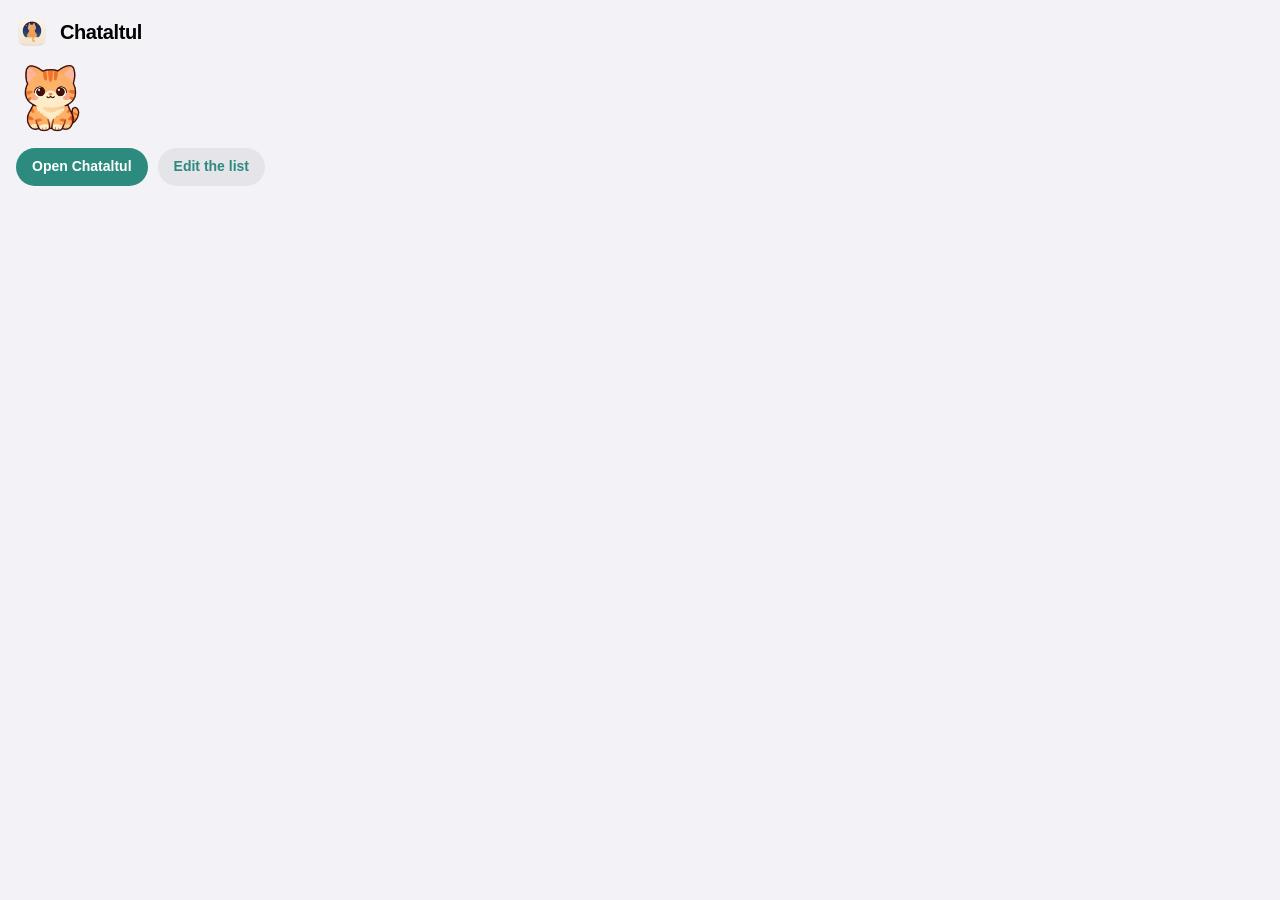
<file: extension/popup.html>
<!doctype html>
<html lang="en">
<head>
<meta charset="utf-8">
<title>Chataltul</title>
<link rel="stylesheet" href="style.css">
<script src="common.js" defer></script>
<script src="popup.js" defer></script>
</head>
<body class="popup">
  <div class="head"><img src="icons/icon-128.png" alt=""><h1>Chataltul</h1></div>
  <div class="now"><img id="pic" alt="" src="icons/kitten.webp"><div><b id="title"></b><span class="muted" id="sub"></span></div></div>
  <div class="links"><button class="btn" id="open">Open Chataltul</button><button class="btn plain" id="edit">Edit the list</button></div>
</body>
</html>
</file>
<file: web/style.css>
/* Chataltul: dressed like an iPadOS / macOS app. System colors, materials, inset grouped lists. */
:root {
  --tint: #2c8a7e;
  --tint-ink: #fff;
  --tint-soft: rgba(44, 138, 126, .14);
  --bg: #f2f2f7;
  --cell: #fff;
  --elevated: #fff;
  --fill: rgba(120, 120, 128, .12);
  --fill2: rgba(120, 120, 128, .2);
  --label: #000;
  --label2: rgba(60, 60, 67, .6);
  --label3: rgba(60, 60, 67, .3);
  --sep: rgba(60, 60, 67, .2);
  --material: rgba(249, 249, 249, .8);
  --material-thick: rgba(242, 242, 247, .92);
  --sidebar: rgba(242, 242, 247, .85);
  --seg-on: #fff;
  --shadow: 0 1px 1px rgba(0, 0, 0, .03);
  --sheet-shadow: 0 -8px 40px rgba(0, 0, 0, .12);
  --red: #ff3b30; --orange: #ff9500; --yellow: #ffcc00; --green: #34c759; --mint: #00c7be;
  --teal: #30b0c7; --blue: #007aff; --indigo: #5856d6; --purple: #af52de; --pink: #ff2d55; --gray: #8e8e93;
  --font: -apple-system, BlinkMacSystemFont, "SF Pro Text", "Segoe UI", Roboto, "Helvetica Neue", Arial, sans-serif;
  --round: ui-rounded, "SF Pro Rounded", -apple-system, BlinkMacSystemFont, "Segoe UI", Roboto, sans-serif;
  color-scheme: light;
}
@media (prefers-color-scheme: dark) {
  :root {
    --tint: #5fd0c0;
    --tint-ink: #04201c;
    --tint-soft: rgba(95, 208, 192, .18);
    --bg: #000;
    --cell: #1c1c1e;
    --elevated: #2c2c2e;
    --fill: rgba(120, 120, 128, .24);
    --fill2: rgba(120, 120, 128, .36);
    --label: #fff;
    --label2: rgba(235, 235, 245, .6);
    --label3: rgba(235, 235, 245, .3);
    --sep: rgba(84, 84, 88, .65);
    --material: rgba(30, 30, 30, .78);
    --material-thick: rgba(44, 44, 46, .92);
    --sidebar: rgba(28, 28, 30, .9);
    --seg-on: #636366;
    --sheet-shadow: 0 -8px 40px rgba(0, 0, 0, .5);
    --red: #ff453a; --orange: #ff9f0a; --green: #30d158; --mint: #63e6e2; --blue: #0a84ff; --indigo: #5e5ce6; --purple: #bf5af2; --pink: #ff375f;
    color-scheme: dark;
  }
}

* { box-sizing: border-box; }
[hidden] { display: none !important; }
html { -webkit-text-size-adjust: 100%; }
body {
  margin: 0; background: var(--bg); color: var(--label);
  font: 17px/1.3 var(--font); letter-spacing: -.01em;
  -webkit-font-smoothing: antialiased; -webkit-tap-highlight-color: transparent;
}
button, input, select { font: inherit; color: inherit; letter-spacing: inherit; }
button { cursor: pointer; touch-action: manipulation; }
.sprite { position: absolute; }
svg { flex: none; }

/* ---------- shell: one screen at a time, and a menu that slides in (Forest's way) ---------- */
#shell { min-height: 100vh; min-height: 100dvh; }
#app {
  max-width: 720px; margin: 0 auto;
  padding: calc(env(safe-area-inset-top) + 12px) calc(env(safe-area-inset-right) + 20px)
    calc(env(safe-area-inset-bottom) + 40px) calc(env(safe-area-inset-left) + 20px);
}
body.withmenu:not(.home) #app { padding-top: calc(env(safe-area-inset-top) + 64px); }
.menubtn {
  position: fixed; z-index: 30; top: calc(env(safe-area-inset-top) + 12px); left: calc(env(safe-area-inset-left) + 14px);
  width: 44px; height: 44px; border: 0; border-radius: 50%; display: grid; place-items: center; color: var(--label);
  background: var(--material); -webkit-backdrop-filter: saturate(180%) blur(20px); backdrop-filter: saturate(180%) blur(20px); box-shadow: 0 1px 6px rgba(0, 0, 0, .1);
}
.menubtn svg { width: 22px; height: 22px; }
.menubtn[hidden] { display: none; }
.menu-dot { position: absolute; top: 9px; right: 9px; width: 9px; height: 9px; border-radius: 50%; background: var(--red); box-shadow: 0 0 0 2px var(--material-thick); }
.menu-scrim { position: fixed; inset: 0; z-index: 39; background: rgba(0, 0, 0, .3); animation: fade .2s; }
.drawer {
  position: fixed; z-index: 40; top: 0; bottom: 0; left: 0; width: min(310px, 84vw); display: flex; flex-direction: column; gap: 2px; overflow-y: auto;
  padding: calc(env(safe-area-inset-top) + 18px) 12px calc(env(safe-area-inset-bottom) + 16px) max(12px, env(safe-area-inset-left));
  background: var(--material-thick); -webkit-backdrop-filter: saturate(180%) blur(24px); backdrop-filter: saturate(180%) blur(24px);
  box-shadow: 8px 0 40px rgba(0, 0, 0, .18); transform: translateX(-104%); transition: transform .32s cubic-bezier(.2, .9, .3, 1); visibility: hidden;
}
body.menu-open .drawer { transform: none; visibility: visible; }
@media (prefers-reduced-motion: reduce) { .drawer { transition: none; } }
.drawer .widgets { margin: 0 4px 12px; gap: 8px; }
.drawer .widget { padding: 10px; gap: 8px; border-radius: 14px; }
.drawer .widget b { font-size: 16px; }
.drawer .widget .tile, .drawer .widget .activity { width: 34px; height: 34px; }
.drawer .widget .tile svg { width: 20px; height: 20px; }
.sb-title { display: flex; align-items: center; gap: 10px; font: 700 22px var(--font); padding: 4px 10px 14px; }
.sb-title img { width: 30px; height: 30px; border-radius: 7px; }
.sb-item {
  display: flex; align-items: center; gap: 10px; border: 0; background: none; border-radius: 10px; flex: none;
  padding: 7px 10px; font-size: 17px; text-align: left; color: var(--label);
}
.sb-item.on { background: var(--fill2); }
.sb-item:hover:not(.on) { background: var(--fill); }
.sb-ic { width: 28px; height: 28px; border-radius: 7px; display: grid; place-items: center; color: #fff; }
.sb-ic svg { width: 18px; height: 18px; }
.sb-count { margin-left: auto; color: var(--label2); font-size: 15px; }
.sb-item .tb-badge.inline { margin-left: auto; }
.sb-spacer { flex: 1; min-height: 12px; }
.sb-cat { padding: 0 20px; opacity: .95; }
.sb-cat .catart { width: 100%; max-width: 150px; display: block; margin: 0 auto; }
.tb-badge { min-width: 18px; height: 18px; padding: 0 5px; border-radius: 9px; background: var(--red); color: #fff; font: 600 12px/18px var(--font); font-style: normal; text-align: center; }

/* the welcome screen has no menu */
body.bare .menubtn, body.bare .drawer { display: none !important; }

/* ---------- the Focus tab: the café wall, the window, one button ---------- */
body.home {
  background: radial-gradient(circle, var(--dots) var(--dot), transparent calc(var(--dot) + .3px)) 0 0 / 26px 26px, linear-gradient(var(--wall1), var(--wall2)) fixed;
  --wall1: #fdf5e8; --wall2: #f5e4cb; --dots: rgba(196, 150, 104, .26); --dot: 1.8px;
}
body.home[data-theme="mint"] { --wall1: #e8f6ee; --wall2: #d5ece0; --dots: rgba(60, 140, 100, .2); }
body.home[data-theme="sakura"] { --wall1: #fde9f0; --wall2: #f9d8e4; --dots: rgba(225, 120, 155, .3); --dot: 2.2px; }
body.home[data-theme="library"] { --wall1: #31604c; --wall2: #29503f; --dots: rgba(255, 230, 180, .12); }
body.home[data-theme="garden"] { --wall1: #eaf7ff; --wall2: #cfe9fb; --dots: rgba(255, 255, 255, .8); --dot: 3px; }
body.home[data-theme="night"] { --wall1: #1e2240; --wall2: #2b3054; --dots: rgba(255, 240, 180, .55); --dot: 1px; }
@media (prefers-color-scheme: dark) {
  body.home, body.home[data-theme="mint"], body.home[data-theme="sakura"], body.home[data-theme="garden"] { --wall1: #2e2733; --wall2: #221d27; --dots: rgba(255, 220, 170, .1); }
}
body.home[data-theme="library"], body.home[data-theme="night"] { --label: #fff; --label2: rgba(235, 235, 245, .7); color: #fff; }
.home form { display: flex; flex-direction: column; align-items: center; text-align: center; min-height: calc(100vh - env(safe-area-inset-top) - env(safe-area-inset-bottom) - 52px); min-height: calc(100dvh - env(safe-area-inset-top) - env(safe-area-inset-bottom) - 52px); }
.home .window { margin-top: auto; } /* the window and the button sit in the middle of the screen */
.home .quiet { margin-bottom: auto; }
.hometop { display: flex; align-items: center; gap: 10px; width: 100%; min-height: 44px; }
.hometop .menuroom { width: 44px; flex: none; }
.tagpill {
  display: inline-flex; align-items: center; gap: 7px; border: 0; border-radius: 999px; padding: 8px 12px 8px 14px; margin-right: auto; max-width: 60%;
  background: rgba(255, 255, 255, .62); color: var(--label); font: 600 15px var(--font); box-shadow: 0 1px 3px rgba(80, 50, 20, .1);
}
.tagpill span { overflow: hidden; text-overflow: ellipsis; white-space: nowrap; }
.tagpill .dot { width: 10px; height: 10px; border-radius: 50%; flex: none; }
.tagpill.none { color: var(--label2); }
.tagpill.none .dot { display: none; }
.tagpill svg { width: 14px; height: 14px; color: var(--label2); }
.hometop .treats { margin: 0; background: rgba(255, 255, 255, .62); }
@media (prefers-color-scheme: dark) { .tagpill, .hometop .treats { background: rgba(255, 255, 255, .1); } }
/* The title is optional and quiet, like Forest's "Add session title" under the tag. */
.hometitle {
  width: 100%; max-width: 24em; margin-top: 4px; border: 0; background: none; text-align: center; color: var(--label);
  font: 500 17px/1.3 var(--font); padding: 6px 10px; border-radius: 10px; outline: none;
}
.hometitle::placeholder { color: var(--label2); }
.hometitle:focus { background: rgba(255, 255, 255, .55); }
@media (prefers-color-scheme: dark) { .hometitle:focus { background: rgba(255, 255, 255, .07); } }
.home form:not(.titling) .homechips { display: none; } /* your recent titles, only while you type one */
.home .homechips { justify-content: safe center; margin: 6px 0 0; flex-wrap: nowrap; max-width: 100%; overflow-x: auto; scrollbar-width: none; padding: 2px 4px; }
.homechips::-webkit-scrollbar { display: none; }
.homechips .chip { flex: none; }
.home .homechips .chip { background: rgba(255, 255, 255, .55); font-size: 14px; padding: 5px 11px; }
@media (prefers-color-scheme: dark) { .home .homechips .chip { background: rgba(255, 255, 255, .08); } }
/* The window: a round pane with the sky of the moment, a cushion on the sill, the cat on it, and the
   ring around it that you drag to set how long. */
.window { position: relative; width: min(420px, 74vw, 44vh); aspect-ratio: 1; margin: 18px 0 6px; touch-action: none; cursor: pointer; outline: none; }
.window .ring { position: absolute; inset: 0; width: 100%; height: 100%; transform: rotate(0deg); overflow: visible; }
.window .ring .track { fill: none; stroke: rgba(124, 74, 34, .16); stroke-width: 14; }
.window .ring .prog { fill: none; stroke: var(--tint); stroke-width: 14; stroke-linecap: round; stroke-dasharray: 1000; transform: rotate(-90deg); transform-origin: 160px 160px; transition: stroke-dashoffset .12s; }
.window .ring .knob { fill: #fff; stroke: var(--tint); stroke-width: 4; filter: drop-shadow(0 1px 3px rgba(0, 0, 0, .25)); cursor: grab; }
.window.fixed .ring .knob, .window.fixed .ring .prog { display: none; }
.window:focus-visible .ring .track { stroke: var(--tint-soft); }
.pane {
  position: absolute; inset: 8.5%; border-radius: 50%; overflow: hidden;
  background: linear-gradient(var(--sky1, #8fcdf0), var(--sky2, #e7f6ff));
  box-shadow: inset 0 0 0 7px #fff8ee, inset 0 6px 18px rgba(80, 50, 20, .25), 0 6px 22px rgba(80, 50, 20, .16);
}
.pane::before { content: ""; position: absolute; left: 50%; top: 0; height: 34%; width: 4px; margin-left: -2px; background: #fff8ee; opacity: .7; } /* the window's frame */
.pane::after { content: ""; position: absolute; left: 0; right: 0; top: 34%; height: 4px; background: #fff8ee; opacity: .7; }
.pane .sill { position: absolute; left: 14%; right: 14%; bottom: 4%; width: 72%; z-index: 1; filter: drop-shadow(0 3px 6px rgba(80, 50, 20, .2)); }
.homecat { position: absolute; left: 22%; right: 22%; bottom: 13%; z-index: 2; aspect-ratio: 1; }
.homecat > * { width: 100%; height: 100%; display: block; }
.homecat .portrait { object-fit: contain; filter: drop-shadow(0 4px 8px rgba(0, 0, 0, .15)); }
.window.nocat .sill, .window.nocat .homecat { display: none; }
.homeline { margin: 6px 0 0; max-width: 24em; color: var(--label2); font-size: 15px; font-weight: 500; min-height: 1.3em; }
.bigclock { border: 0; background: none; color: var(--label); font: 200 clamp(56px, 15vw, 76px)/1 var(--font); font-variant-numeric: tabular-nums; letter-spacing: -.02em; padding: 6px 16px; border-radius: 18px; margin-top: 6px; }
.bigclock:hover { background: rgba(255, 255, 255, .3); }
.startpill {
  margin-top: 14px; min-width: 200px; min-height: 54px; border: 0; border-radius: 999px; padding: 0 34px;
  background: var(--tint); color: var(--tint-ink); font: 700 19px var(--font); box-shadow: 0 6px 18px rgba(44, 138, 126, .32);
}
.startpill:active { transform: scale(.97); }
.quiet { width: 100%; max-width: 520px; margin-top: 18px; text-align: left; }
.quiet > .waits { display: none; }
.quiet .callout { margin: 0; background: rgba(255, 255, 255, .7); }
@media (prefers-color-scheme: dark) { .quiet .callout { background: rgba(255, 255, 255, .08); } }
.home #friends-home, .home #friends-off { width: 100%; max-width: 520px; text-align: left; }
.options { text-align: left; }
.options .ghead { margin-top: 16px; }
.options #invite-wrap .group { margin-top: 4px; }
@media (min-width: 700px) { #options .sheetcard { max-width: 480px; } }

/* ---------- a running block: the sky, from afternoon to stars ---------- */
.skybg { position: fixed; inset: 0; z-index: -1; background: linear-gradient(var(--sky1, #8fcdf0), var(--sky2, #e7f6ff)); transition: background 1s; }
.skybg[hidden] { display: none; }
.skybg.paused { filter: saturate(.55); }
.skybg .stars { position: absolute; inset: 0; opacity: var(--stars, 0); transition: opacity 1s;
  background: radial-gradient(1.4px 1.4px at 12% 18%, #fff 50%, transparent 51%), radial-gradient(1px 1px at 28% 8%, #fff 50%, transparent 51%), radial-gradient(1.6px 1.6px at 47% 22%, #fff 50%, transparent 51%), radial-gradient(1px 1px at 63% 12%, #fff 50%, transparent 51%), radial-gradient(1.3px 1.3px at 81% 26%, #fff 50%, transparent 51%), radial-gradient(1px 1px at 91% 9%, #fff 50%, transparent 51%), radial-gradient(1.2px 1.2px at 7% 44%, #fff 50%, transparent 51%), radial-gradient(1px 1px at 37% 38%, #fff 50%, transparent 51%), radial-gradient(1.5px 1.5px at 72% 41%, #fff 50%, transparent 51%), radial-gradient(1px 1px at 55% 5%, #fff 50%, transparent 51%); }
.skybg .motes { position: absolute; inset: 0; opacity: .55;
  background: radial-gradient(2px 2px at 20% 80%, rgba(255, 255, 255, .9), transparent), radial-gradient(1.5px 1.5px at 70% 70%, rgba(255, 255, 255, .8), transparent), radial-gradient(2px 2px at 45% 90%, rgba(255, 255, 255, .7), transparent), radial-gradient(1.5px 1.5px at 85% 85%, rgba(255, 255, 255, .8), transparent);
  animation: motes 14s linear infinite; }
@keyframes motes { from { transform: translateY(0); } to { transform: translateY(-38vh); opacity: 0; } }
/* Start dives into the window: the sky opens out from where the window was. */
.skybg.dive { animation: dive 1.05s cubic-bezier(.5, 0, .2, 1); }
@keyframes dive { from { clip-path: circle(16vmin at 50% 44%); } to { clip-path: circle(150vmax at 50% 44%); } }
#v-run.dive .dial { animation: divein 1.05s cubic-bezier(.3, 1.2, .4, 1); }
#v-run.dive .fm-top, #v-run.dive .clockline, #v-run.dive .roundbtns, #v-run.dive .toolbar { animation: fade .9s .25s both; }
@keyframes divein { from { transform: scale(.62); } }
@media (prefers-reduced-motion: reduce) { .skybg.dive, #v-run.dive .dial, .skybg .motes { animation: none; } }
body.sky { background: #8fcdf0; }
@media (prefers-color-scheme: dark) { body.sky { background: #22406a; } }
body.sky.withmenu #app, body.sky #app { padding-top: calc(env(safe-area-inset-top) + 12px); }
body.sky .menubtn { background: rgba(255, 255, 255, .32); box-shadow: none; color: #1d2a3a; }
body.sky.dusk .menubtn { background: rgba(255, 255, 255, .16); color: #fff; }
body.sky .menu-dot { box-shadow: none; }
body.sky .focusmode { min-height: calc(100vh - env(safe-area-inset-top) - env(safe-area-inset-bottom) - 52px); min-height: calc(100dvh - env(safe-area-inset-top) - env(safe-area-inset-bottom) - 52px); justify-content: center; }
body.sky .focusmode { --label: #1d2a3a; --label2: rgba(29, 42, 58, .72); color: var(--label); }
body.sky.dusk .focusmode { --label: #fff; --label2: rgba(255, 255, 255, .78); --tint: #ffe3a3; }
body.sky .dial .track { stroke: rgba(255, 255, 255, .45); }
body.sky.dusk .dial .prog { stroke: #ffe3a3; }
body.sky .dial.withcat::before { /* the cushion the kitten grows on */
  content: ""; position: absolute; left: 21%; right: 21%; bottom: 8%; aspect-ratio: 2 / 1; background: url(cafe/cushion-1.webp) center / contain no-repeat; filter: drop-shadow(0 4px 8px rgba(0, 0, 0, .18));
}
body.sky .dial.withcat.gone::before, body.sky .dial.together::before { display: none; }
body.sky .round.gray { background: rgba(255, 255, 255, .42); color: var(--label); -webkit-backdrop-filter: blur(12px); backdrop-filter: blur(12px); }
body.sky .round::after { border-color: rgba(255, 255, 255, .5); }
body.sky .toolbar button { background: rgba(255, 255, 255, .38); color: var(--label); -webkit-backdrop-filter: blur(12px); backdrop-filter: blur(12px); }
body.sky .toolbar button svg { color: var(--label); }
body.sky .toolbar button.on { background: rgba(255, 255, 255, .85); color: #1d2a3a; }
body.sky.dusk .round.gray, body.sky.dusk .toolbar button { background: rgba(255, 255, 255, .16); }
body.sky .line { background: rgba(255, 255, 255, .5); color: var(--label); }
body.sky.dusk .line { background: rgba(255, 255, 255, .14); }
body.sky .fm-label { color: var(--label); opacity: .8; }
body.sky .kitten-says.sad { color: #9a4a00; }
body.sky.dusk .kitten-says.sad { color: #ffcf8a; }
.kittenart.tiptoe { animation: tiptoe 1.4s cubic-bezier(.4, 0, .7, 1) forwards; object-fit: contain; }
@keyframes tiptoe { 0% { transform: translateX(0); } 15% { transform: translateX(-4%) translateY(-2%); } 100% { transform: translateX(150%) translateY(-6%); opacity: 0; } }

/* ---------- the homecoming: the café comes up behind the end card ---------- */
.sheet.homecoming { flex-direction: column; justify-content: flex-end; align-items: center; background: radial-gradient(circle at 50% 30%, rgba(255, 255, 255, .55), transparent 60%), linear-gradient(var(--wall1, var(--bg)), var(--wall2, var(--bg))); }
.sheet.homecoming .sheet-cat { display: none; } /* the cat is in the café now */
@media (prefers-color-scheme: dark) { .sheet.homecoming { background: radial-gradient(circle at 50% 30%, rgba(255, 220, 170, .07), transparent 60%), linear-gradient(var(--wall1, #000), var(--wall2, #000)); } }
.homecafe { position: relative; width: min(560px, 100%); flex: 1 1 auto; min-height: 180px; margin-top: calc(env(safe-area-inset-top) + 14px); animation: pullback .6s cubic-bezier(.2, .9, .3, 1); }
.homecafe[hidden] { display: none; }
.homecafe .cafe3d-canvas { cursor: pointer; }
@keyframes pullback { from { transform: scale(1.5); opacity: 0; } }
.sheet.homecoming .sheetcard { flex: none; margin-top: 76px; }
.sheet.homecoming.arriving .sheetcard { transform: translateY(110%); opacity: 0; pointer-events: none; animation: none; }
.sheet.homecoming .sheetcard { transition: transform .45s cubic-bezier(.2, 1.1, .35, 1), opacity .3s; }
@media (min-width: 700px) { .sheet.homecoming { justify-content: center; } .sheet.homecoming .homecafe { flex: 0 1 46vh; } }
@media (prefers-reduced-motion: reduce) { .homecafe { animation: none; } }
.outcome-end { display: flex; gap: 10px; justify-content: center; margin-top: 10px; }
.outcome-end .btn { flex: 1; max-width: 200px; }

/* ---------- type ---------- */
.largetitle { font: 700 34px/1.15 var(--font); letter-spacing: .01em; margin: 6px 0 8px; }
.lede { color: var(--label2); margin: 0 0 16px; font-size: 16px; }
.eyebrow-date { margin: 0; font: 600 13px var(--font); text-transform: uppercase; letter-spacing: .02em; color: var(--label2); }
.ghead { margin: 24px 16px 7px; font-size: 13px; text-transform: uppercase; letter-spacing: .02em; color: var(--label2); }
.gfoot { margin: 7px 16px 0; font-size: 13px; color: var(--label2); line-height: 1.35; }
.err { color: var(--red); font-size: 15px; margin: 10px 16px 0; }
.titlebar { display: flex; align-items: flex-end; justify-content: space-between; gap: 12px; }
.title-cat { width: 92px; flex: none; margin-bottom: -4px; }
.title-cat .catart { width: 100%; display: block; }

/* ---------- inset grouped lists ---------- */
.group { background: var(--cell); border-radius: 12px; overflow: hidden; box-shadow: var(--shadow); }
.group + .group { margin-top: 20px; }
.group.pad { padding: 14px 16px; }
.row {
  position: relative; display: flex; align-items: center; gap: 12px; min-height: 46px; padding: 6px 16px;
  width: 100%; border: 0; background: none; text-align: left; color: var(--label); font-size: 17px; text-decoration: none;
}
.row + .row::before, .row + div > .row:first-child::before, div + .row::before {
  content: ""; position: absolute; top: 0; right: 0; left: 16px; height: .5px; background: var(--sep);
}
.group > .row:has(.tile) + .row::before, .group > div > .row:has(.tile) + .row::before { left: 57px; }
.row.link:active { background: var(--fill); }
@media (hover: hover) { .row.link:hover { background: var(--fill); } }
.grow { flex: 1; min-width: 0; }
.grow b { display: block; font-weight: 600; }
.sub { display: block; color: var(--label2); font-size: 14px; }
.value { color: var(--label2); }
.chev { width: 14px; height: 14px; color: var(--label3); }
.indent { padding-left: 41px; }
.tint { color: var(--tint); }
.danger { color: var(--red); }
.rowlabel { width: 92px; flex: none; }
.tile { width: 29px; height: 29px; border-radius: 7px; display: grid; place-items: center; color: #fff; flex: none; }
.tile svg { width: 19px; height: 19px; }
.tile.huge { width: 76px; height: 76px; border-radius: 18px; }
.tile.huge svg { width: 46px; height: 46px; }
.t-teal { background: var(--tint); color: var(--tint-ink); }
.t-orange { background: var(--orange); } .t-blue { background: var(--blue); } .t-pink { background: var(--pink); }
.t-gray { background: var(--gray); } .t-red { background: var(--red); } .t-mint { background: var(--mint); }
.t-indigo { background: var(--indigo); } .t-purple { background: var(--purple); } .t-green { background: var(--green); }
.t-yellow { background: #f5b301; }
.links { margin-top: 24px; }

/* fields */
.field { flex: 1; min-width: 0; border: 0; background: none; outline: none; font-size: 17px; padding: 8px 0; color: var(--label); }
.field::placeholder { color: var(--label3); }
.field.big { font-size: 22px; font-weight: 600; padding: 10px 0; }
.field.right { text-align: right; }
.menu { border: 0; background: none; color: var(--label2); font-size: 17px; text-align: right; padding: 6px 0; max-width: 55%; cursor: pointer; }
.menu:focus { outline: none; color: var(--tint); }
.timefield { border: 0; background: var(--fill); border-radius: 8px; padding: 6px 10px; font-size: 17px; color: var(--label); }
.days { gap: 6px; justify-content: space-between; }
.days button { width: 38px; height: 38px; border-radius: 50%; border: 0; background: var(--fill); font-weight: 600; font-size: 15px; color: var(--label2); }
.days button.on { background: var(--tint); color: var(--tint-ink); }
.addcircle { width: 24px; height: 24px; border-radius: 50%; background: var(--tint); color: var(--tint-ink); display: grid; place-items: center; flex: none; }
.addcircle svg { width: 15px; height: 15px; }

/* switch */
.switch {
  appearance: none; -webkit-appearance: none; flex: none; width: 51px; height: 31px; border-radius: 16px; margin: 0;
  background: var(--fill2); position: relative; cursor: pointer; transition: background .25s;
}
.switch::before {
  content: ""; position: absolute; top: 2px; left: 2px; width: 27px; height: 27px; border-radius: 50%; background: #fff;
  box-shadow: 0 3px 8px rgba(0, 0, 0, .15), 0 1px 1px rgba(0, 0, 0, .16); transition: transform .25s cubic-bezier(.3, 1.3, .5, 1);
}
.switch:checked { background: var(--green); }
.switch:checked::before { transform: translateX(20px); }

/* segmented control */
.seg { display: flex; background: var(--fill); border-radius: 9px; padding: 2px; gap: 2px; }
.seg button { flex: 1; border: 0; background: none; border-radius: 7px; padding: 7px 6px; font-size: 15px; font-weight: 500; color: var(--label); }
.seg button.on { background: var(--seg-on); box-shadow: 0 3px 8px rgba(0, 0, 0, .12), 0 3px 1px rgba(0, 0, 0, .04); font-weight: 600; }
.stepper-row { margin-top: 10px; }
.stepper { display: flex; align-items: center; background: var(--fill); border-radius: 9px; overflow: hidden; }
.stepper button { width: 44px; height: 34px; border: 0; background: none; font-size: 22px; color: var(--label); }
.stepper input { width: 52px; border: 0; background: none; text-align: center; font-size: 17px; font-weight: 600; -moz-appearance: textfield; }
.stepper input::-webkit-inner-spin-button { -webkit-appearance: none; }

/* buttons */
.btn { border: 0; border-radius: 12px; padding: 10px 18px; font-size: 17px; font-weight: 600; display: inline-flex; align-items: center; justify-content: center; gap: 8px; }
.btn.filled { background: var(--tint); color: var(--tint-ink); }
.btn.tinted { background: var(--tint-soft); color: var(--tint); }
.btn.gray { background: var(--fill); color: var(--label); }
.btn.plain { background: none; color: var(--tint); font-weight: 500; }
.btn.plain.strong { font-weight: 700; }
.btn.destructive-plain { background: none; color: var(--red); font-weight: 500; margin-top: 18px; }
.btn.small { font-size: 15px; padding: 6px 12px; border-radius: 999px; }
.btn.big { min-height: 52px; font-size: 18px; border-radius: 14px; }
.btn.wide { width: 100%; }
.btn svg { width: 18px; height: 18px; }
.btn:active, .round:active, .choice:active { transform: scale(.97); }
.btn:disabled { opacity: .45; }
.startbtn { margin-top: 18px; }

/* chips (recent intentions) */
.chips { display: flex; gap: 8px; flex-wrap: wrap; margin: 12px 4px 0; }
.chips .chip { border: 0; background: var(--fill); color: var(--label); border-radius: 999px; padding: 7px 13px; font-size: 15px; }
.tagchips { margin-top: 0; }
.tagchips .chip { display: inline-flex; align-items: center; gap: 7px; }
.tagchips .chip.on { background: var(--tint); color: var(--tint-ink); font-weight: 600; }
.tagchips .plainchip { background: none; color: var(--tint); }
.dot { display: inline-block; width: 10px; height: 10px; border-radius: 50%; flex: none; }
.dot.big { width: 14px; height: 14px; }
.chip.on .dot { box-shadow: 0 0 0 2px var(--tint-ink); }
/* who's coming */
.invite .invite-art { width: 52px; height: 52px; flex: none; margin: -4px 0; }
.invite .invite-art > * { width: 100%; height: 100%; object-fit: contain; display: block; }
.invite b { display: block; }
.invite .sub { display: block; color: var(--label2); font-size: 14px; }
.invitegrid { display: grid; grid-template-columns: repeat(auto-fill, minmax(92px, 1fr)); gap: 10px; margin-top: 14px; }
.invitecard { border: 0; background: var(--bg); border-radius: 14px; padding: 8px 4px 8px; display: flex; flex-direction: column; align-items: center; gap: 2px; color: var(--label); font-size: 14px; }
.invitecard > :first-child { width: 72px; height: 72px; object-fit: contain; display: block; }
.invitecard.on { box-shadow: 0 0 0 3px var(--tint); }
@media (prefers-color-scheme: dark) { .invitecard { background: #1c1c1e; } }
/* treats */
.treats { border: 0; background: var(--cell); color: var(--label); border-radius: 999px; padding: 7px 14px; font: 700 17px var(--round); margin-bottom: 12px; box-shadow: var(--shadow); white-space: nowrap; }

/* callouts (banners) */
.callout {
  display: flex; align-items: center; gap: 10px; flex-wrap: wrap; background: var(--cell); border-radius: 12px;
  padding: 10px 12px; margin: 12px 0; font-size: 15px;
}
.callout .grow { min-width: 140px; }

/* widgets */
.widgets { display: grid; grid-template-columns: 1fr 1fr; gap: 12px; margin-top: 24px; }
.widget { background: var(--cell); border-radius: 18px; padding: 14px; display: flex; align-items: center; gap: 12px; }
.widget b { display: block; font: 700 20px var(--round); }
.widget span { color: var(--label2); font-size: 13px; }
.widget .tile { width: 44px; height: 44px; border-radius: 12px; }
.widget .tile svg { width: 26px; height: 26px; }
.activity { width: 52px; height: 52px; transform: rotate(-90deg); }
.activity circle { fill: none; stroke-width: 9; }
.activity .track { stroke: rgba(255, 45, 85, .18); }
.activity .prog { stroke: var(--pink); stroke-linecap: round; stroke-dasharray: 100; stroke-dashoffset: 100; transition: stroke-dashoffset .8s; }

/* friends */
.friend { display: flex; align-items: center; gap: 12px; }
.avatar { width: 40px; height: 40px; border-radius: 50%; display: grid; place-items: center; color: #fff; font: 600 17px var(--round); flex: none; background: var(--gray); position: relative; }
.avatar svg { width: 24px; height: 24px; }
.avatar.big { width: 56px; height: 56px; font-size: 24px; }
.avatar .pres { position: absolute; right: -1px; bottom: -1px; width: 13px; height: 13px; border-radius: 50%; border: 2.5px solid var(--cell); background: var(--gray); }
.avatar .pres.focusing { background: var(--green); }
.avatar .pres.paused, .avatar .pres.break { background: var(--orange); }
.account-row .avatar { width: 58px; height: 58px; }
.account-row .avatar svg { width: 34px; height: 34px; }
.account-row b { font-size: 19px; }
.codecard { display: flex; align-items: center; gap: 12px; background: var(--cell); border-radius: 12px; padding: 14px 16px; margin: 20px 0; }
.codecard .sub { flex: 1; }
.code { font: 700 24px/1 ui-monospace, "SF Mono", Menlo, monospace; letter-spacing: .14em; }

/* ---------- focus mode ---------- */
.focusmode { display: flex; flex-direction: column; align-items: center; text-align: center; padding-top: 8px; }
.fm-top { max-width: 30em; }
.fm-label { margin: 0; font: 600 13px var(--font); text-transform: uppercase; letter-spacing: .06em; color: var(--tint); }
.fm-intention { margin: 6px 0 0; font: 700 28px/1.2 var(--font); overflow-wrap: anywhere; }
.fm-step, .fm-together { margin: 6px 0 0; color: var(--label2); font-size: 16px; }
.fm-step b { color: var(--label); font-weight: 600; }
.fm-together { color: var(--tint); font-weight: 600; }
.dial { position: relative; width: min(330px, 78vw, 44vh); aspect-ratio: 1; margin: 18px 0 4px; }
.ring { width: 100%; height: 100%; transform: rotate(-90deg); }
.ring circle { fill: none; stroke-width: 14; }
.ring .track { stroke: var(--fill); }
.ring .prog { stroke: var(--tint); stroke-linecap: round; stroke-dasharray: 1000; transition: stroke-dashoffset 1s linear; }
.ring.mint .prog { stroke: var(--mint); }
.dial.paused .prog { stroke: var(--orange); }
.dial-center { position: absolute; inset: 0; display: flex; flex-direction: column; align-items: center; justify-content: center; }
.clock { font: 200 clamp(56px, 17vw, 84px)/1 var(--font); font-variant-numeric: tabular-nums; letter-spacing: -.02em; }
.ends { display: flex; align-items: center; gap: 5px; margin-top: 8px; color: var(--label2); font-size: 16px; }
.ends svg { width: 15px; height: 15px; }
.disk {
  --left: 1; position: absolute; inset: 10%; border-radius: 50%;
  background: conic-gradient(var(--tint) calc(var(--left) * 1turn), var(--fill) 0); opacity: .9;
}
.dial.disk-mode .ring { opacity: 0; }
.dial.disk-mode:not(.withcat) .clock { font-size: clamp(40px, 11vw, 56px); font-weight: 500; color: #fff; text-shadow: 0 1px 8px rgba(0, 0, 0, .35); }
.dial.disk-mode:not(.withcat) .ends { color: #fff; text-shadow: 0 1px 6px rgba(0, 0, 0, .35); }
.clockline { display: flex; flex-direction: column; align-items: center; }
.dial.withcat + .clockline .clock { font-size: clamp(48px, 13vw, 66px); font-weight: 250; }
.dial.withcat + .clockline .ends { margin-top: 4px; }
/* the kitten growing in the ring */
.kitten { --grow: .6; width: 66%; aspect-ratio: 1; display: grid; place-items: end center; transform: scale(var(--grow)); transform-origin: 50% 88%; transition: transform 1s linear; }
.kitten .kittenart { width: 100%; height: 100%; object-fit: contain; display: block; filter: drop-shadow(0 6px 12px rgba(0, 0, 0, .14)); }
.kitten .kittenart.grew { animation: hop .7s cubic-bezier(.3, 1.6, .5, 1); }
.kitten.ghostly .kittenart { animation: float 3.4s ease-in-out infinite; }
.dial.paused .kitten { filter: saturate(.6); }
.kitten-says { margin: 4px 0 0; max-width: 26em; color: var(--label2); font-size: 15px; font-weight: 500; }
.kitten-says.sad { color: var(--orange); }
@media (prefers-color-scheme: dark) { .kitten .kittenart { filter: drop-shadow(0 0 1.5px rgba(255, 255, 255, .5)) drop-shadow(0 6px 12px rgba(0, 0, 0, .5)); } }
/* napping together: with one or two friends, the kittens side by side (yours in the middle);
   with more, yours up top and theirs in a row along the bottom of the ring */
.dial.together .kitten { width: 46%; margin-bottom: 26%; }
.dial.together.side .dial-center { flex-direction: row; gap: 1%; padding: 0 9% 4%; }
.dial.together.side .kitten { width: 46%; margin: 0; order: 1; flex: none; }
.dial.together.side .mates { display: contents; }
.dial.together.side .mate { flex: none; width: 37%; }
.dial.together.side.two .kitten { width: 36%; }
.dial.together.side.two .mate { width: 28%; }
.dial.together.side .mate:first-child { order: 0; }
.dial.together.side .mate:nth-child(2) { order: 2; }
.mates { position: absolute; left: 19%; right: 19%; bottom: 13%; display: flex; justify-content: center; align-items: flex-end; gap: 3%; }
.mate { flex: 0 1 31%; min-width: 0; margin: 0; display: flex; flex-direction: column; align-items: center; transition: opacity .4s; }
.mate { --grow: .7; }
.mate .mateart { width: 100%; aspect-ratio: 1; object-fit: contain; display: block; scale: var(--grow); transform-origin: 50% 92%; transition: scale 1s linear; filter: drop-shadow(0 3px 6px rgba(0, 0, 0, .14)); }
.mate figcaption { font-size: 11px; font-weight: 600; color: var(--label2); max-width: 100%; overflow: hidden; text-overflow: ellipsis; white-space: nowrap; margin-top: 1px; }
.mate.away { opacity: .4; }
.mate.ghostly .mateart { animation: float 3.4s ease-in-out infinite; }
.matemore { align-self: center; font: 700 14px var(--round); color: var(--label2); }
@media (prefers-color-scheme: dark) { .mate .mateart { filter: drop-shadow(0 0 1px rgba(255, 255, 255, .5)) drop-shadow(0 3px 6px rgba(0, 0, 0, .5)); } }
@media (max-width: 899px) {
  .focusmode .roundbtns { margin: 14px 0 4px; } .focusmode .round { width: 76px; height: 76px; }
  .focusmode .toolbar { margin-top: 6px; flex-wrap: nowrap; width: 100%; max-width: 420px; }
  .focusmode .toolbar button { flex: 1 1 0; min-width: 0; padding: 8px 4px; font-size: 11px; }
  .focusmode .toolbar button span { overflow: hidden; text-overflow: ellipsis; white-space: nowrap; max-width: 100%; }
}
.line { margin: 6px 0; padding: 12px 16px; max-width: 28em; background: var(--cell); border-radius: 14px; font-size: 17px; font-style: italic; color: var(--label2); }
.fm-meta { color: var(--label2); font-size: 15px; margin: 6px 0 0; }
.roundbtns { display: flex; gap: 48px; margin: 22px 0 8px; }
.round {
  width: 84px; height: 84px; border-radius: 50%; border: 0; font-size: 17px; font-weight: 500; position: relative;
}
.round::after { content: ""; position: absolute; inset: 3px; border-radius: 50%; border: 2px solid var(--bg); }
.round.gray { background: var(--fill2); color: var(--label); }
.round.orange { background: rgba(255, 149, 0, .22); color: var(--orange); }
.round.green { background: rgba(52, 199, 89, .22); color: var(--green); }
.toolbar { display: flex; gap: 8px; justify-content: center; flex-wrap: wrap; margin-top: 10px; }
.toolbar button {
  border: 0; background: var(--cell); border-radius: 14px; padding: 10px 12px; min-width: 86px;
  display: flex; flex-direction: column; align-items: center; gap: 5px; font-size: 12px; font-weight: 500; color: var(--label);
}
.toolbar button svg { width: 24px; height: 24px; color: var(--tint); }
.toolbar button.on { background: var(--tint); color: var(--tint-ink); }
.toolbar button.on svg { color: var(--tint-ink); }

/* breathe: Apple-Watch-style flower */
.flower { position: relative; width: min(260px, 64vw); aspect-ratio: 1; margin: 34px 0 20px; animation: bloom 16s ease-in-out infinite; }
.flower i {
  position: absolute; inset: 25%; border-radius: 50%; background: var(--mint); opacity: .5; mix-blend-mode: multiply;
}
@media (prefers-color-scheme: dark) { .flower i { mix-blend-mode: screen; opacity: .55; } }
.flower i:nth-child(1) { transform: rotate(0deg) translateY(-24%); }
.flower i:nth-child(2) { transform: rotate(60deg) translateY(-24%); background: var(--teal); }
.flower i:nth-child(3) { transform: rotate(120deg) translateY(-24%); }
.flower i:nth-child(4) { transform: rotate(180deg) translateY(-24%); background: var(--teal); }
.flower i:nth-child(5) { transform: rotate(240deg) translateY(-24%); }
.flower i:nth-child(6) { transform: rotate(300deg) translateY(-24%); background: var(--teal); }
@keyframes bloom { 0% { transform: scale(.42) rotate(-30deg); } 25%, 50% { transform: scale(1) rotate(0deg); } 75%, 100% { transform: scale(.42) rotate(-30deg); } }
.breath-word { font: 600 30px var(--round); min-height: 1.3em; margin: 0; }

/* ---------- Later ---------- */
.lrow .check {
  width: 24px; height: 24px; border-radius: 50%; border: 2px solid var(--label3); background: none; flex: none; padding: 0;
  display: grid; place-items: center; color: transparent; transition: all .2s;
}
.lrow .check svg { width: 14px; height: 14px; }
.lrow .check.on { background: var(--tint); border-color: var(--tint); color: var(--tint-ink); }
.lrow .text { flex: 1; overflow-wrap: anywhere; padding: 4px 0; }
.lrow .go { width: 32px; height: 32px; border-radius: 50%; border: 0; background: var(--tint-soft); color: var(--tint); display: grid; place-items: center; flex: none; }
.lrow .go svg { width: 15px; height: 15px; margin-left: 2px; }
.lrow.leaving { opacity: 0; transform: translateX(30px); transition: all .35s; }
#later-add { margin-bottom: 20px; }

/* ---------- History ---------- */
.tiles { display: grid; grid-template-columns: repeat(auto-fit, minmax(140px, 1fr)); gap: 12px; }
.tiles div { background: var(--cell); border-radius: 16px; padding: 14px; }
.tiles b { display: block; font: 700 24px var(--round); }
.tiles span { color: var(--label2); font-size: 13px; }
.heat { display: grid; grid-template-columns: repeat(7, 1fr); gap: 6px; }
.heat .dn { font-size: 12px; color: var(--label2); text-align: center; }
.heat .d { aspect-ratio: 1; border-radius: 6px; background: var(--fill); max-height: 40px; }
.heat .d.l1 { background: color-mix(in srgb, var(--tint) 30%, transparent); }
.heat .d.l2 { background: color-mix(in srgb, var(--tint) 55%, transparent); }
.heat .d.l3 { background: color-mix(in srgb, var(--tint) 80%, transparent); }
.heat .d.l4 { background: var(--tint); }
.heat .d.today { box-shadow: 0 0 0 2px var(--label); }
.heat .d.future { background: transparent; }
.hrow { flex-wrap: wrap; align-items: flex-start; padding-top: 10px; padding-bottom: 10px; }
.hrow .emo { font-size: 22px; line-height: 1.2; }
.hrow .meta { display: block; color: var(--label2); font-size: 14px; margin-top: 2px; }
.hrow .what { font-weight: 600; overflow-wrap: anywhere; }
.hrow .what.untitled { color: var(--label2); font-weight: 500; } /* no title: its tag, or Focus */
.hrow .when { color: var(--label2); font-size: 14px; margin-left: auto; }
.hrow .parked { width: 100%; padding-left: 34px; color: var(--label2); font-size: 14px; }
.hrow .parked div::before { content: "• "; }
.empty { text-align: center; color: var(--label2); padding: 24px 0; }
.empty-cat { width: 200px; margin: 0 auto; }
.empty-cat .catart { width: 100%; display: block; }

/* ---------- Café ---------- */
.periodnav { display: flex; align-items: center; justify-content: space-between; margin: 14px 0 10px; }
.navbtn { width: 36px; height: 36px; border: 0; border-radius: 50%; background: var(--fill); color: var(--tint); display: grid; place-items: center; }
.navbtn svg { width: 18px; height: 18px; }
.navbtn:disabled { opacity: .3; }
.periodlabel { border: 0; background: none; font: 600 17px var(--font); color: var(--label); }
/* The café themes' colors (for the swatches; the 3D café has the same ones in cafe3d.js). */
.theme-mint { --wall1: #e8f6ee; --wall2: #d5ece0; --dots: rgba(60, 140, 100, .18); --skirt: #cfe3d6; --skirtline: #b7d3c2; --floor1: #ead4ab; --floor2: #dcc191; --board: rgba(120, 85, 40, .12); }
.theme-sakura { --wall1: #fde9f0; --wall2: #f9d8e4; --dots: rgba(225, 120, 155, .28); --dot: 2.2px; --skirt: #f3c9d6; --skirtline: #eab3c4; --floor1: #f2ddc9; --floor2: #e6cbb3; --board: rgba(150, 90, 70, .1); }
.theme-library { --wall1: #31604c; --wall2: #29503f; --dots: rgba(255, 230, 180, .1); --skirt: #5b3b26; --skirtline: #4a2f1e; --floor1: #7c5438; --floor2: #694530; --board: rgba(0, 0, 0, .2); }
.theme-garden { --wall1: #cfe9fb; --wall2: #eaf7ff; --dots: rgba(255, 255, 255, .7); --dot: 3px; --skirt: #8fcf7a; --skirtline: #76b862; --floor1: #9fd480; --floor2: #86c266; --board: rgba(60, 120, 40, .14); }
.theme-night { --wall1: #1e2240; --wall2: #2b3054; --dots: rgba(255, 240, 180, .6); --dot: 1px; --skirt: #3a3550; --skirtline: #4a4466; --floor1: #4c3b2d; --floor2: #3e3025; --board: rgba(0, 0, 0, .25); }
/* The 3D café (cafe3d.js): a room floating on the page, drag to turn it, tap a cat. */
.cafe3d { position: relative; aspect-ratio: 6 / 5; max-height: 72vh; margin: 0 auto; touch-action: pan-y; user-select: none; -webkit-user-select: none; }
.cafe3d-canvas { position: absolute; inset: 0; width: 100%; height: 100%; display: block; cursor: grab; outline: none; }
.cafe3d-canvas:active { cursor: grabbing; }
.cafe3d-tip {
  position: absolute; z-index: 5; transform: translate(-50%, -100%); pointer-events: none; text-align: center; max-width: 240px;
  background: var(--elevated); color: var(--label); border-radius: 12px; padding: 7px 12px; box-shadow: 0 4px 18px rgba(0, 0, 0, .16); animation: fade .15s;
}
.cafe3d-tip b { display: block; font-size: 15px; }
.cafe3d-tip span { display: block; font-size: 13px; color: var(--label2); }
.cafe3d-tip span:empty { display: none; }
.roomempty {
  position: absolute; left: 50%; top: 9%; transform: translateX(-50%); z-index: 500; margin: 0; max-width: 86%; width: max-content;
  text-align: center; font-weight: 600; font-size: 13px; color: rgba(90, 55, 25, .85);
  background: rgba(255, 255, 255, .72); border-radius: 999px; padding: 6px 14px; box-shadow: 0 1px 3px rgba(80, 50, 20, .12);
}
@media (prefers-color-scheme: dark) { .roomempty { color: rgba(255, 235, 210, .85); background: rgba(30, 24, 34, .7); } }
.cafe-tiles { margin-top: 12px; }
.tagbars { width: 100%; height: auto; display: block; overflow: visible; }
.tagbars rect.none { fill: var(--fill); }
.tagbars text { fill: var(--label2); font-size: 10px; }
.tagbars .axis { stroke: var(--sep); }
.tagsplit { display: flex; align-items: center; gap: 18px; }
.donut { position: relative; width: 112px; aspect-ratio: 1; border-radius: 50%; flex: none; display: grid; place-items: center; }
.donut::before { content: ""; position: absolute; inset: 22%; border-radius: 50%; background: var(--cell); }
.donut b { position: relative; font: 700 14px var(--round); text-align: center; max-width: 60%; }
.taglegend { flex: 1; display: flex; flex-direction: column; gap: 8px; min-width: 0; }
.legendrow { display: flex; align-items: center; gap: 8px; font-size: 15px; }
.legendrow .grow { overflow: hidden; text-overflow: ellipsis; white-space: nowrap; }
.legendrow .min { color: var(--label2); font-variant-numeric: tabular-nums; }
.legendrow .pct { color: var(--label2); width: 3.2em; text-align: right; font-variant-numeric: tabular-nums; }
.legendrow .grow { flex: 1; min-width: 0; }
@media (max-width: 560px) { .tagsplit { flex-direction: column; align-items: stretch; } .tagsplit .donut { align-self: center; } }
.htag { display: inline-block; vertical-align: 1px; font-size: 12px; font-weight: 600; color: var(--c); background: color-mix(in srgb, var(--c) 16%, transparent); border-radius: 999px; padding: 1px 7px; }
.hrow .hcat { width: 30px; height: 30px; flex: none; margin: -3px -4px 0 0; }
.hrow .hcat > * { width: 100%; height: 100%; object-fit: contain; display: block; }
.hrow .hcat.gone { color: var(--label3); padding: 5px; }

/* ---------- Missions ---------- */
.mission .sub { margin-top: 1px; }
.mbar { display: block; height: 5px; border-radius: 3px; background: var(--fill); margin: 6px 0 3px; overflow: hidden; }
.mbar i { display: block; height: 100%; background: var(--orange); border-radius: inherit; transition: width .5s; }
.mission.done .mbar i { background: var(--green); }
.mission .pay { font: 700 15px var(--round); color: var(--label2); white-space: nowrap; }
.mission.done .pay { color: var(--green); }
.group.closed { opacity: .5; }

/* limited-time events */
.eventcall { width: 100%; border: 0; text-align: left; color: var(--label); font: inherit; font-size: 15px; line-height: 1.35;
  background: linear-gradient(135deg, rgba(255, 149, 0, .17), rgba(175, 82, 222, .13)), var(--cell); }
button.eventcall { cursor: pointer; }
.eventicon { font-size: 24px; line-height: 1; }
.eventgrid .shopcard { background: linear-gradient(180deg, rgba(255, 149, 0, .12), transparent 55%), var(--cell); }

/* ---------- Shop ---------- */
.shopgrid { display: grid; grid-template-columns: repeat(auto-fill, minmax(150px, 1fr)); gap: 12px; }
.shopcard { position: relative; border: 0; background: var(--cell); border-radius: 18px; padding: 12px 10px; display: flex; flex-direction: column; align-items: center; gap: 3px; color: var(--label); text-align: center; }
.shopcard > :first-child { width: 100%; max-width: 116px; height: 104px; object-fit: contain; display: block; filter: drop-shadow(0 4px 8px rgba(0, 0, 0, .1)); }
.shopcard b { font-size: 16px; margin-top: 2px; }
.shopcard .about { font-size: 12px; color: var(--label2); line-height: 1.3; min-height: 2.6em; }
.shopcard .price { margin-top: 6px; background: var(--tint); color: var(--tint-ink); border-radius: 999px; padding: 5px 14px; font: 700 15px var(--round); display: inline-flex; align-items: center; gap: 4px; }
.shopcard.dear .price { background: var(--fill); color: var(--label2); }
.shopcard.owned .price { background: none; color: var(--tint); padding: 5px 0; }
.shopcard .price svg { width: 15px; height: 15px; }
#tag-list .minus { border: 0; background: none; padding: 0; color: var(--red); display: grid; place-items: center; }
#tag-list .minus svg { width: 22px; height: 22px; }
#tag-add { margin-top: 20px; }
.outcome-kitten { margin: 10px 0 0; font-weight: 600; color: var(--tint); }

/* ---------- Cats ---------- */
.catgrid { display: grid; grid-template-columns: repeat(auto-fill, minmax(150px, 1fr)); gap: 12px; }
.catcard {
  position: relative; border: 0; background: var(--cell); border-radius: 18px; padding: 14px 10px 12px; text-align: center;
  display: flex; flex-direction: column; align-items: center; gap: 4px; color: var(--label);
}
.catcard .catart { width: 100%; max-width: 130px; height: 130px; display: block; }
.catcard b { font-size: 16px; }
.catcard span { font-size: 12px; color: var(--label2); line-height: 1.3; }
.catcard.locked .catart { filter: brightness(0) opacity(.18); }
@media (prefers-color-scheme: dark) { .catcard.locked .catart { filter: brightness(0) invert(1) opacity(.14); } }
.catcard.on { box-shadow: 0 0 0 3px var(--tint); }
.catcard .pick { position: absolute; top: 10px; right: 10px; width: 24px; height: 24px; border-radius: 50%; background: var(--tint); color: var(--tint-ink); display: grid; place-items: center; }
.catcard .pick svg { width: 14px; height: 14px; }

/* ---------- onboarding ---------- */
.onboarding { min-height: calc(100dvh - 140px); display: flex; flex-direction: column; align-items: center; text-align: center; justify-content: center; max-width: 440px; margin: 0 auto; }
.ob-art { width: 180px; }
.ob-art .catart { width: 100%; display: block; }
.ob-title { font: 700 34px/1.15 var(--font); margin: 12px 0 18px; }
.ob-text { color: var(--label2); margin: 12px 0 0; font-size: 17px; }
.ob-icon { margin-bottom: 4px; }
.features { list-style: none; margin: 0 0 28px; padding: 0; display: flex; flex-direction: column; gap: 18px; text-align: left; }
.features li { display: flex; gap: 14px; align-items: flex-start; }
.features .tile { width: 44px; height: 44px; border-radius: 11px; }
.features .tile svg { width: 26px; height: 26px; }
.features b { display: block; font-size: 16px; }
.features span { color: var(--label2); font-size: 15px; }
.ob-actions { width: 100%; display: flex; flex-direction: column; gap: 6px; margin-top: 24px; }
.step .num { width: 26px; height: 26px; border-radius: 50%; background: var(--tint-soft); color: var(--tint); display: grid; place-items: center; font-weight: 700; font-size: 14px; flex: none; }
.inline-icon { width: 18px; height: 18px; vertical-align: -3px; color: var(--tint); }
.center-screen { min-height: 70vh; display: flex; align-items: center; justify-content: center; }
.appicon { width: 88px; height: 88px; border-radius: 22%; }
.pulse { animation: pulse 1.6s ease-in-out infinite; }
@keyframes pulse { 50% { opacity: .5; } }
header.nav { margin: -4px 0 0 -8px; }
.navback { border: 0; background: none; color: var(--tint); display: flex; align-items: center; gap: 2px; font-size: 17px; padding: 6px 8px; }
.navback svg { width: 22px; height: 22px; }
#account-tabs { margin-bottom: 18px; }
#v-account .btn.plain.wide { margin-top: 10px; }
#v-account form .btn.filled { margin-top: 16px; }
#acct-how { margin-bottom: 24px; }
#email-form input[readonly] { color: var(--label2); }

/* ---------- sheets, alerts, toasts ---------- */
.sheet { position: fixed; inset: 0; z-index: 50; display: flex; align-items: flex-end; justify-content: center; background: rgba(0, 0, 0, .32); animation: fade .2s; }
@keyframes fade { from { opacity: 0; } }
.sheetcard {
  position: relative; width: 100%; max-width: 560px; background: var(--elevated); border-radius: 16px 16px 0 0;
  padding: 26px 20px calc(env(safe-area-inset-bottom) + 20px); text-align: center; box-shadow: var(--sheet-shadow);
  animation: rise .42s cubic-bezier(.2, 1.15, .35, 1); max-height: 92vh; overflow-y: auto;
}
.sheetcard[hidden] { display: none; }
@keyframes rise { from { transform: translateY(100%); } }
@media (min-width: 700px) {
  .sheet { align-items: center; }
  .sheetcard { border-radius: 16px; padding-bottom: 22px; animation: pop .38s cubic-bezier(.2, 1.3, .4, 1); }
  @keyframes pop { from { transform: scale(.88); opacity: 0; } }
}
.sheetcard h2 { margin: 6px 0 4px; font: 700 24px/1.25 var(--font); overflow-wrap: anywhere; }
.grabber { width: 36px; height: 5px; border-radius: 3px; background: var(--label3); margin: -14px auto 12px; }
.sheethead { display: flex; align-items: center; justify-content: space-between; margin-bottom: 4px; }
.sheethead b { font-size: 17px; }
.sheetcard .group { text-align: left; background: var(--bg); margin-top: 12px; }
@media (prefers-color-scheme: dark) { .sheetcard .group { background: #1c1c1e; } }
.sheet-cat { position: absolute; left: 50%; top: 0; width: 150px; transform: translate(-50%, -78%); pointer-events: none; }
.sheet-cat .catart { width: 100%; display: block; }
#ask-pane, #outcome .sheetcard { padding-top: 34px; overflow: visible; max-height: none; } /* the cat sits on top of these */
.parkedlist { max-height: 30vh; overflow-y: auto; }
.bigchoices { display: grid; grid-template-columns: repeat(3, 1fr); gap: 10px; margin: 18px 0 8px; }
.bigchoices.two { grid-template-columns: 1fr 1fr; }
.choice { border: 0; border-radius: 16px; padding: 14px 8px; background: var(--fill); font-size: 17px; font-weight: 600; display: flex; flex-direction: column; align-items: center; gap: 6px; color: var(--label); }
.choice span { font-size: 30px; line-height: 1; }
.choice.yes, .choice.done { background: var(--tint); color: var(--tint-ink); }
.intention-sm { color: var(--label2); margin: 2px 0 0; overflow-wrap: anywhere; }
.whys { display: grid; grid-template-columns: repeat(3, 1fr); gap: 8px; margin: 16px 0 6px; }
.whys button { border: 0; background: var(--fill); border-radius: 14px; padding: 10px 4px; font-size: 14px; font-weight: 500; display: flex; flex-direction: column; align-items: center; gap: 4px; }
.whys span { font-size: 26px; line-height: 1.1; }
.keep { display: flex; gap: 8px; align-items: center; justify-content: center; color: var(--label2); font-size: 15px; margin: 8px 0; }
.parkedlist .row { font-size: 16px; }
.meetcard { padding-top: 22px; }
.meet-art { width: 200px; margin: 0 auto; animation: hop 1s cubic-bezier(.3, 1.6, .5, 1) 2; }
.meet-art .catart { width: 100%; display: block; }
@keyframes hop { 50% { transform: translateY(-16px); } }

.alertwrap { position: fixed; inset: 0; z-index: 70; display: grid; place-items: center; background: rgba(0, 0, 0, .3); animation: fade .15s; }
.alert {
  width: 270px; border-radius: 14px; overflow: hidden; text-align: center; background: var(--material-thick);
  -webkit-backdrop-filter: blur(30px) saturate(180%); backdrop-filter: blur(30px) saturate(180%); animation: alertpop .25s cubic-bezier(.2, 1.3, .4, 1);
}
@keyframes alertpop { from { transform: scale(1.12); opacity: 0; } }
.alert-body { padding: 19px 16px 18px; }
.alert h3 { margin: 0; font-size: 17px; font-weight: 600; }
.alert p { margin: 4px 0 0; font-size: 13px; line-height: 1.35; }
.alert input { margin-top: 12px; width: 100%; border: .5px solid var(--sep); border-radius: 7px; padding: 7px 8px; font-size: 14px; background: var(--cell); }
.alert-actions { display: flex; border-top: .5px solid var(--sep); }
.alert-actions.stack { flex-direction: column; }
.alert-actions button { flex: 1; min-height: 44px; border: 0; background: none; color: var(--blue); font-size: 17px; }
.alert-actions button + button { border-left: .5px solid var(--sep); }
.alert-actions.stack button + button { border-left: 0; border-top: .5px solid var(--sep); }
.alert-actions button.bold { font-weight: 600; }
.alert-actions button.destructive { color: var(--red); }

.toast {
  position: fixed; left: 50%; top: calc(env(safe-area-inset-top) + 12px); z-index: 80; transform: translateX(-50%);
  background: var(--material-thick); color: var(--label); -webkit-backdrop-filter: blur(20px) saturate(180%); backdrop-filter: blur(20px) saturate(180%);
  padding: 11px 18px; border-radius: 999px; font-size: 15px; font-weight: 600; box-shadow: 0 6px 24px rgba(0, 0, 0, .14);
  max-width: calc(100% - 32px); text-align: center; animation: drop .4s cubic-bezier(.2, 1.3, .4, 1);
}
@keyframes drop { from { transform: translate(-50%, -140%); } }

/* Live Activity pill */
.live {
  position: fixed; top: calc(env(safe-area-inset-top) + 8px); left: 50%; transform: translateX(-50%); z-index: 40;
  display: flex; align-items: center; gap: 10px; max-width: min(420px, calc(100% - 24px)); border: 0;
  background: #000; color: #fff; border-radius: 999px; padding: 9px 16px 9px 12px; font-size: 15px; font-weight: 600;
  box-shadow: 0 6px 24px rgba(0, 0, 0, .25); animation: drop .4s cubic-bezier(.2, 1.3, .4, 1);
}

.live-dot { width: 10px; height: 10px; border-radius: 50%; background: var(--tint); flex: none; animation: pulse 2s infinite; }
.live.paused .live-dot { background: var(--orange); animation: none; }
.live-text { overflow: hidden; text-overflow: ellipsis; white-space: nowrap; }
.live-time { font-variant-numeric: tabular-nums; color: var(--tint); }
@media (prefers-color-scheme: dark) { .live { background: #1c1c1e; box-shadow: 0 0 0 .5px var(--sep), 0 6px 24px rgba(0, 0, 0, .5); } }

/* ---------- cats in motion ---------- */
.catart .breath { transform-box: fill-box; transform-origin: 50% 100%; animation: catbreath 4.6s ease-in-out infinite; }
@keyframes catbreath { 50% { transform: scale(1.02, 1.045); } }
.catart .zzz text { opacity: 0; animation: zzz 3.6s ease-in infinite; }
.catart .zzz text:nth-child(2) { animation-delay: 1.2s; }
.catart .zzz text:nth-child(3) { animation-delay: 2.4s; }
@keyframes zzz { 0% { opacity: 0; transform: translate(0, 6px); } 30% { opacity: .8; } 100% { opacity: 0; transform: translate(6px, -10px); } }
.catart .tail { transform-box: fill-box; transform-origin: 0% 100%; animation: swish 3.2s ease-in-out infinite; }
.pose-sleep .tail { animation-duration: 6s; }
@keyframes swish { 50% { transform: rotate(-6deg); } }
.catart .eyes { transform-box: fill-box; transform-origin: center; animation: blink 5.5s infinite; }
@keyframes blink { 0%, 94%, 100% { transform: scaleY(1); } 96% { transform: scaleY(.1); } }
.pose-cheer .arms { transform-box: fill-box; transform-origin: 50% 100%; animation: wave .5s ease-in-out infinite alternate; }
@keyframes wave { to { transform: rotate(-4deg) translateY(-3px); } }
.pose-cheer .headgroup { transform-box: fill-box; transform-origin: 50% 100%; animation: bob .5s ease-in-out infinite alternate; }
@keyframes bob { to { transform: translateY(-3px); } }
.catart.ghost { animation: float 3.4s ease-in-out infinite; filter: drop-shadow(0 0 12px rgba(180, 168, 255, .7)); }
@keyframes float { 50% { transform: translateY(-6px); } }
.catart.ghost path, .catart.ghost ellipse { fill-opacity: .9; }

/* the cat that pops up */
.peekcat {
  position: fixed; right: max(16px, env(safe-area-inset-right)); bottom: env(safe-area-inset-bottom); z-index: 45;
  width: min(220px, 48vw); transform: translateY(130%); transition: transform .55s cubic-bezier(.2, 1.35, .4, 1); cursor: pointer;
}
.peekcat.up { transform: translateY(14%); }
.peekcat #cat-art .catart { width: 100%; display: block; }
.peekcat .bubble {
  position: absolute; bottom: 88%; right: 30%; width: max-content; max-width: min(300px, 70vw);
  background: var(--elevated); color: var(--label); border-radius: 18px; padding: 10px 14px;
  font-weight: 600; font-size: 16px; line-height: 1.3; box-shadow: 0 6px 24px rgba(0, 0, 0, .16);
}
.peekcat .bubble::after { content: ""; position: absolute; right: 22px; bottom: -8px; width: 16px; height: 16px; background: var(--elevated); transform: rotate(45deg); border-radius: 3px; }

/* paw-print confetti */
#confetti { position: fixed; inset: 0; pointer-events: none; z-index: 90; overflow: hidden; }
#confetti svg { position: absolute; width: 26px; height: 26px; }

/* ---------- dashboard ---------- */
.bars { width: 100%; height: 120px; display: block; }
.bars rect { fill: var(--tint); }
.bars rect.low { fill: var(--fill); }
.bars text { fill: var(--label2); font-size: 11px; }
.t { width: 100%; border-collapse: collapse; font-size: 15px; }
.t td, .t th { padding: 7px 4px; border-bottom: .5px solid var(--sep); text-align: left; }
.t td.n, .t th.n { text-align: right; font-variant-numeric: tabular-nums; }
.split { display: grid; grid-template-columns: repeat(auto-fit, minmax(240px, 1fr)); gap: 16px; margin-top: 16px; }
.dash-card { background: var(--cell); border-radius: 14px; padding: 14px 16px; margin-top: 16px; }
.dash-card h3 { margin: 0 0 10px; font-size: 13px; text-transform: uppercase; letter-spacing: .02em; color: var(--label2); font-weight: 600; }

@media (prefers-reduced-motion: reduce) {
  *, *::before, *::after { animation-duration: .01ms !important; animation-iteration-count: 1 !important; transition-duration: .01ms !important; }
  .flower { animation: none; transform: scale(.8); }
}

/* painted portraits (web/cats/*.webp, cut out) */
.portrait { display: block; width: 100%; height: auto; -webkit-user-drag: none; user-select: none; }
.catcard .portrait { max-width: 130px; height: 130px; object-fit: contain; filter: drop-shadow(0 4px 10px rgba(0, 0, 0, .12)); }
.catcard.locked .portrait { filter: brightness(0) opacity(.16); }
@media (prefers-color-scheme: dark) { .catcard.locked .portrait { filter: brightness(0) invert(1) opacity(.14); } }
.meet-art .portrait { width: 220px; margin: 0 auto; filter: drop-shadow(0 8px 18px rgba(0, 0, 0, .18)); }
.sheet-cat .portrait, .sheet-cat .thing { width: 150px; display: block; filter: drop-shadow(0 6px 14px rgba(0, 0, 0, .18)); }
.thing { -webkit-user-drag: none; user-select: none; }
.cast { position: relative; width: 300px; height: 210px; margin: 0 auto; }
.cast .portrait { position: absolute; width: 104px; filter: drop-shadow(0 6px 12px rgba(0, 0, 0, .14)); animation: float 4s ease-in-out infinite; }
.cast .cast-miso { width: 160px; left: 70px; top: 40px; z-index: 2; animation-delay: -1s; }
.cast .cast-pepper { left: -6px; top: 18px; transform: rotate(-8deg); animation-delay: -2s; }
.cast .cast-mochi { right: -6px; top: 14px; animation-delay: -.5s; }
.cast .cast-biscuit { left: 10px; top: 112px; width: 92px; animation-delay: -3s; }
.cast .cast-noodle { right: 8px; top: 110px; width: 96px; animation-delay: -1.5s; }
.ob-art:has(.cast) { width: auto; }
@media (prefers-color-scheme: dark) {
  /* a soft light rim, so a black cat doesn't vanish into a dark card */
  .catcard:not(.locked) .portrait, .meet-art .portrait, .cast .portrait { filter: drop-shadow(0 0 1.5px rgba(255, 255, 255, .55)) drop-shadow(0 6px 14px rgba(0, 0, 0, .5)); }
}

/* ---------- Forest's other pages ---------- */
.titlebtns { display: flex; align-items: center; gap: 8px; }
.iconbtn { width: 36px; height: 36px; margin-bottom: 12px; border: 0; border-radius: 50%; background: var(--cell); color: var(--tint); display: grid; place-items: center; box-shadow: var(--shadow); }
.iconbtn svg { width: 19px; height: 19px; }
#stop.cancel { background: var(--fill); color: var(--label2); font-size: 15px; }
button.callout { width: 100%; border: 0; text-align: left; color: var(--label); font: inherit; font-size: 15px; cursor: pointer; flex-wrap: nowrap; }
.callout b { display: block; }
.callout .sub { display: block; color: var(--label2); font-size: 14px; }
.callout .chev { width: 14px; height: 14px; color: var(--label3); flex: none; }
.tb-badge.inline { position: static; display: inline-block; text-align: center; margin-right: 4px; }
.breathlen { max-width: 280px; margin: 14px auto 0; }
.breathend { display: flex; flex-direction: column; align-items: center; gap: 8px; width: 100%; max-width: 360px; }
.breathend h2 { margin: 6px 0 0; font: 700 26px var(--round); }
.flower.still { animation: none; transform: scale(.7); margin: 20px 0 6px; }
/* achievements */
.achgrid { display: grid; grid-template-columns: repeat(auto-fill, minmax(150px, 1fr)); gap: 12px; }
.achcard { background: var(--cell); border-radius: 18px; padding: 14px 12px; display: flex; flex-direction: column; align-items: center; text-align: center; gap: 4px; }
.achcard b { font-size: 15px; }
.achcard .sub { font-size: 12px; color: var(--label2); line-height: 1.3; min-height: 2.6em; }
.medal { width: 54px; height: 54px; border-radius: 50%; display: grid; place-items: center; color: #fff; background: var(--fill2); margin-bottom: 4px; }
.medal svg { width: 28px; height: 28px; }
.achcard.ready .medal { background: radial-gradient(circle at 35% 30%, #ffe27a, #f5a623); box-shadow: 0 0 0 3px rgba(245, 166, 35, .3); animation: hop 1.2s ease-in-out infinite; }
.achcard.claimed .medal { background: radial-gradient(circle at 35% 30%, #ffd86b, #e8962c); }
.achcard .mbar { width: 100%; }
.achpay { font-size: 12px; color: var(--label2); }
.achdone { display: inline-flex; align-items: center; gap: 4px; font-size: 13px; color: var(--green); font-weight: 600; }
.achdone svg { width: 14px; height: 14px; }
.startercard { margin-top: 12px; }
/* sounds */
.soundrow { flex-wrap: wrap; }
.soundpick { display: flex; align-items: center; gap: 12px; border: 0; background: none; text-align: left; color: var(--label); padding: 2px 0; font: inherit; }
.soundpick b { display: block; font-weight: 600; }
.soundpick .sub { display: block; font-size: 13px; color: var(--label2); }
.soundrow.locked .tile { background: var(--gray); }
.soundrow.on .tile { background: var(--tint); }
.vol { width: 100%; margin: 4px 0 6px 41px; accent-color: var(--tint); }
.soundart { width: 100%; max-width: 116px; height: 104px; display: grid; place-items: center; color: var(--tint); }
.soundart svg { width: 48px; height: 48px; }
/* nap room */
.roomcode { font: 700 44px/1 ui-monospace, "SF Mono", Menlo, monospace; letter-spacing: .2em; margin: 18px 0; }
/* editing a block */
textarea.field.note { resize: vertical; min-height: 5em; font: inherit; border: 0; background: none; width: 100%; color: var(--label); }
.hnote { display: block; margin-top: 4px; font-size: 14px; color: var(--label); white-space: pre-wrap; overflow-wrap: anywhere; }
.hrow[data-edit] { cursor: pointer; }
@media (hover: hover) { .hrow[data-edit]:hover { background: var(--fill); } }
/* rankings */
.roundleft { color: var(--label2); font-size: 14px; margin: 10px 4px; }
.rankrow .rank { width: 30px; text-align: center; font: 700 17px var(--round); color: var(--label2); flex: none; }
.rankrow .rankmin { font: 700 16px var(--round); font-variant-numeric: tabular-nums; }
.rankrow.me { background: var(--tint-soft); }
.field.right { text-align: right; max-width: 60%; }
/* shelter */
.sheltertiles { margin-bottom: 16px; }
.shopcard .waiting { filter: grayscale(.6) opacity(.8); }
.shopcard.later { opacity: .55; }
a.callout { text-decoration: none; color: var(--label); }
.donatecall, .sheltercall { margin-top: 16px; }
/* news */
.newscard { background: var(--cell); border-radius: 16px; padding: 14px 16px; margin-top: 12px; }
.newscard h3 { margin: 4px 0 6px; font-size: 18px; }
.newscard p { margin: 0 0 10px; color: var(--label2); font-size: 15px; line-height: 1.4; }
.newscard.fresh { box-shadow: 0 0 0 2px var(--purple); }
.newsdate { font-size: 12px; text-transform: uppercase; letter-spacing: .02em; color: var(--label2); }
/* themes */
.themegrid { display: grid; grid-template-columns: repeat(auto-fill, minmax(150px, 1fr)); gap: 12px; }
.themecard { border: 0; background: var(--cell); border-radius: 18px; padding: 12px; display: flex; flex-direction: column; gap: 4px; text-align: left; color: var(--label); }
.themecard.on { box-shadow: 0 0 0 3px var(--tint); }
.themecard.locked .swatch { opacity: .55; }
.themecard span { font-size: 12px; color: var(--label2); }
:where(.swatch) { --wall1: #fdf5e8; --wall2: #f8ead4; --floor1: #e8bd85; --floor2: #d9a66c; --skirt: #ecd2ae; }
.swatch { display: grid; grid-template-rows: 58fr 42fr; width: 100%; aspect-ratio: 3 / 2; border-radius: 12px; overflow: hidden; }
.shopcard > .swatch { display: grid; max-width: 116px; height: auto; width: 100%; margin: 8px 0; }
.swatch .w { background: linear-gradient(var(--wall1), var(--wall2)); border-bottom: 4px solid var(--skirt); }
.swatch .f { background: linear-gradient(var(--floor1), var(--floor2)); }
/* the café's extra charts */
.tagbars rect.hour { fill: var(--tint); }
.cattally { display: flex; flex-wrap: wrap; gap: 10px; }
.tallycat { margin: 0; width: 72px; text-align: center; font-size: 12px; color: var(--label2); }
.tallycat > :first-child { width: 56px; height: 56px; object-fit: contain; display: block; margin: 0 auto 2px; }

/* ---------- living cats (web/warp.js): a square box the painting's size; the canvas reaches past it ---------- */
.catbox { position: relative; display: block; width: 100%; aspect-ratio: 1; }
.catbox > .catcanvas { position: absolute; left: -9.375%; top: -15.625%; width: 118.75%; height: 118.75%; display: block; touch-action: manipulation; }
.catbox > .catcanvas:focus-visible { outline: 2px solid var(--tint); outline-offset: -4px; border-radius: 12px; }
.catcard > .catbox { width: 130px; max-width: 100%; height: auto; }
.invitecard > .catbox { width: 72px; height: auto; }
.shopcard > .catbox { width: 104px; height: auto; }
.meet-art > .catbox { width: 220px; margin: 0 auto; }
.sheet-cat > .catbox { width: 150px; pointer-events: auto; }
.kitten > .catbox.kittenart { width: 100%; height: 100%; filter: none; }
@media (prefers-color-scheme: dark) {
  .catbox > .catcanvas { filter: drop-shadow(0 0 1.5px rgba(255, 255, 255, .5)); }
}
</file>
<file: extension/style.css>
/* The extension's pages, in Chataltul's colors (web/style.css). */
:root {
  --tint: #2c8a7e; --tint-ink: #fff; --tint-soft: rgba(44, 138, 126, .14);
  --bg: #f2f2f7; --cell: #fff; --label: #000; --label2: rgba(60, 60, 67, .6); --sep: rgba(60, 60, 67, .2);
  --fill: rgba(120, 120, 128, .12); --red: #ff3b30; --seg-on: #fff;
  --font: -apple-system, BlinkMacSystemFont, "SF Pro Text", "Segoe UI", Roboto, "Helvetica Neue", Arial, sans-serif;
  --round: ui-rounded, "SF Pro Rounded", -apple-system, BlinkMacSystemFont, "Segoe UI", Roboto, sans-serif;
  color-scheme: light;
}
@media (prefers-color-scheme: dark) {
  :root {
    --tint: #5fd0c0; --tint-ink: #04201c; --tint-soft: rgba(95, 208, 192, .18);
    --bg: #000; --cell: #1c1c1e; --label: #fff; --label2: rgba(235, 235, 245, .6); --sep: rgba(84, 84, 88, .65);
    --fill: rgba(120, 120, 128, .24); --red: #ff453a; --seg-on: #636366;
    color-scheme: dark;
  }
}
* { box-sizing: border-box; }
[hidden] { display: none !important; }
body { margin: 0; background: var(--bg); color: var(--label); font: 15px/1.4 var(--font); -webkit-font-smoothing: antialiased; }
button, input { font: inherit; color: inherit; }
button { cursor: pointer; }
a { color: var(--tint); }
.muted { color: var(--label2); }

.btn { display: inline-block; border: 0; border-radius: 999px; padding: 11px 22px; background: var(--tint); color: var(--tint-ink); font-weight: 600; text-decoration: none; }
.btn.plain { background: var(--fill); color: var(--tint); }
.btn:disabled { opacity: .4; cursor: default; }
.links { display: flex; gap: 10px; flex-wrap: wrap; }

/* The cat page */
.boo { min-height: 100vh; display: grid; place-items: center; padding: 32px 20px; text-align: center; }
.boo .card { max-width: 460px; }
.boo img { width: 220px; height: 220px; object-fit: contain; animation: peek .6s cubic-bezier(.2, .9, .3, 1.2) both; }
.boo h1 { font: 700 30px/1.15 var(--round); margin: 8px 0 10px; letter-spacing: -.02em; }
.boo p { margin: 0 0 6px; }
.boo .on { margin: 16px auto 22px; padding: 12px 16px; border-radius: 14px; background: var(--cell); max-width: 360px; }
.boo .on b { display: block; font-size: 17px; }
.boo .links { justify-content: center; }
@keyframes peek { from { transform: translateY(40px) scale(.9); opacity: 0; } }
@media (prefers-reduced-motion: reduce) { .boo img { animation: none; } }

/* The list and the toolbar popup */
.page { max-width: 560px; margin: 0 auto; padding: 28px 20px 40px; }
.head { display: flex; align-items: center; gap: 12px; margin-bottom: 6px; }
.head img { width: 40px; height: 40px; border-radius: 10px; }
.head h1 { font: 700 26px/1.1 var(--round); margin: 0; letter-spacing: -.02em; }
.status { margin: 14px 0 18px; padding: 12px 14px; border-radius: 12px; background: var(--tint-soft); }
.ghead { margin: 22px 16px 6px; font-size: 13px; text-transform: uppercase; letter-spacing: .02em; color: var(--label2); }
.gfoot { margin: 6px 16px 0; font-size: 13px; color: var(--label2); }
.group { background: var(--cell); border-radius: 12px; overflow: hidden; }
.seg { display: flex; gap: 2px; padding: 2px; border-radius: 10px; background: var(--fill); }
.seg button { flex: 1; border: 0; border-radius: 8px; padding: 7px 10px; background: none; font-size: 14px; font-weight: 500; }
.seg button[aria-checked="true"] { background: var(--seg-on); box-shadow: 0 1px 3px rgba(0, 0, 0, .12); font-weight: 600; }
.seg button:disabled { cursor: default; }
.seg button:disabled:not([aria-checked="true"]) { opacity: .45; }
.row { display: flex; align-items: center; gap: 10px; min-height: 44px; padding: 6px 8px 6px 16px; }
.row + .row, #sites + .row { border-top: .5px solid var(--sep); }
.row .grow { flex: 1; min-width: 0; overflow: hidden; text-overflow: ellipsis; }
.row button.x { border: 0; background: none; color: var(--red); padding: 6px 10px; border-radius: 8px; }
.row button.x:disabled { color: var(--label2); opacity: .5; cursor: default; }
.row input { flex: 1; border: 0; background: none; outline: none; min-width: 0; padding: 6px 0; }
.row .add { border: 0; background: none; color: var(--tint); font-weight: 600; padding: 6px 10px; }
.row .add:disabled, .row input:disabled { opacity: .45; cursor: default; }
.empty { padding: 14px 16px; color: var(--label2); }
.warn { margin: 14px 0; padding: 12px 14px; border-radius: 12px; background: rgba(255, 59, 48, .12); }
.err { color: var(--red); min-height: 1.4em; margin: 6px 16px 0; font-size: 13px; }
.reset { border: 0; background: none; color: var(--tint); padding: 0; margin: 14px 16px 0; font-size: 14px; }
.foot { margin-top: 26px; }

.popup { width: 320px; padding: 16px; }
.popup .head img { width: 32px; height: 32px; border-radius: 8px; }
.popup .head h1 { font-size: 20px; }
.popup .now { display: flex; align-items: center; gap: 12px; margin: 14px 0; }
.popup .now img { width: 72px; height: 72px; object-fit: contain; flex: none; }
.popup .now b { display: block; font-size: 16px; }
.popup .links { margin-top: 4px; }
.popup .btn { padding: 9px 16px; font-size: 14px; }
</file>
